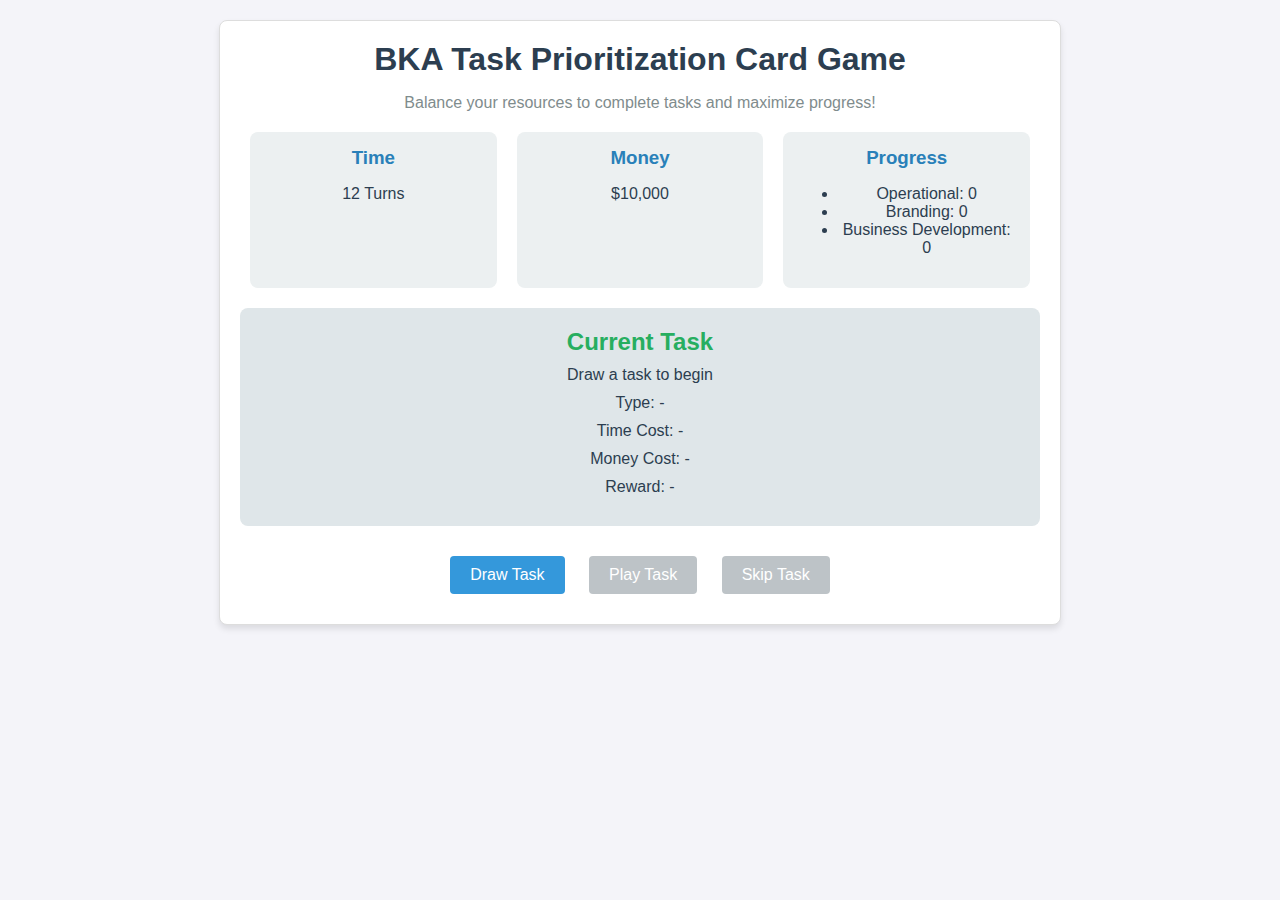
<file: bka-cards/index.html>
<!DOCTYPE html>
<html lang="en">
<head>
  <meta charset="UTF-8">
  <meta name="viewport" content="width=device-width, initial-scale=1.0">
  <title>BKA Task Prioritization Game</title>
  <link rel="stylesheet" href="styles.css">
</head>
<body>
  <div class="game-container">
    <!-- Header -->
    <header>
      <h1>BKA Task Prioritization Card Game</h1>
      <p>Balance your resources to complete tasks and maximize progress!</p>
    </header>

    <!-- Resource Tracker -->
    <div class="resources">
      <div class="resource">
        <h3>Time</h3>
        <p id="time">12 Turns</p>
      </div>
      <div class="resource">
        <h3>Money</h3>
        <p id="money">$10,000</p>
      </div>
      <div class="resource">
        <h3>Progress</h3>
        <ul>
          <li>Operational: <span id="progress-operational">0</span></li>
          <li>Branding: <span id="progress-branding">0</span></li>
          <li>Business Development: <span id="progress-business-development">0</span></li>
        </ul>
      </div>
    </div>

    <!-- Task Card -->
    <div class="task-card">
      <h2>Current Task</h2>
      <p id="task-name">Draw a task to begin</p>
      <p>Type: <span id="task-type">-</span></p>
      <p>Time Cost: <span id="task-time-cost">-</span></p>
      <p>Money Cost: <span id="task-money-cost">-</span></p>
      <p>Reward: <span id="task-reward">-</span></p>
    </div>

    <!-- Controls -->
    <div class="controls">
      <button id="draw-task" class="btn">Draw Task</button>
      <button id="play-task" class="btn" disabled>Play Task</button>
      <button id="skip-task" class="btn" disabled>Skip Task</button>
    </div>
  </div>
  <!-- Link to JavaScript File -->
  <script src="game.js"></script>
</body>
</html>
</file>
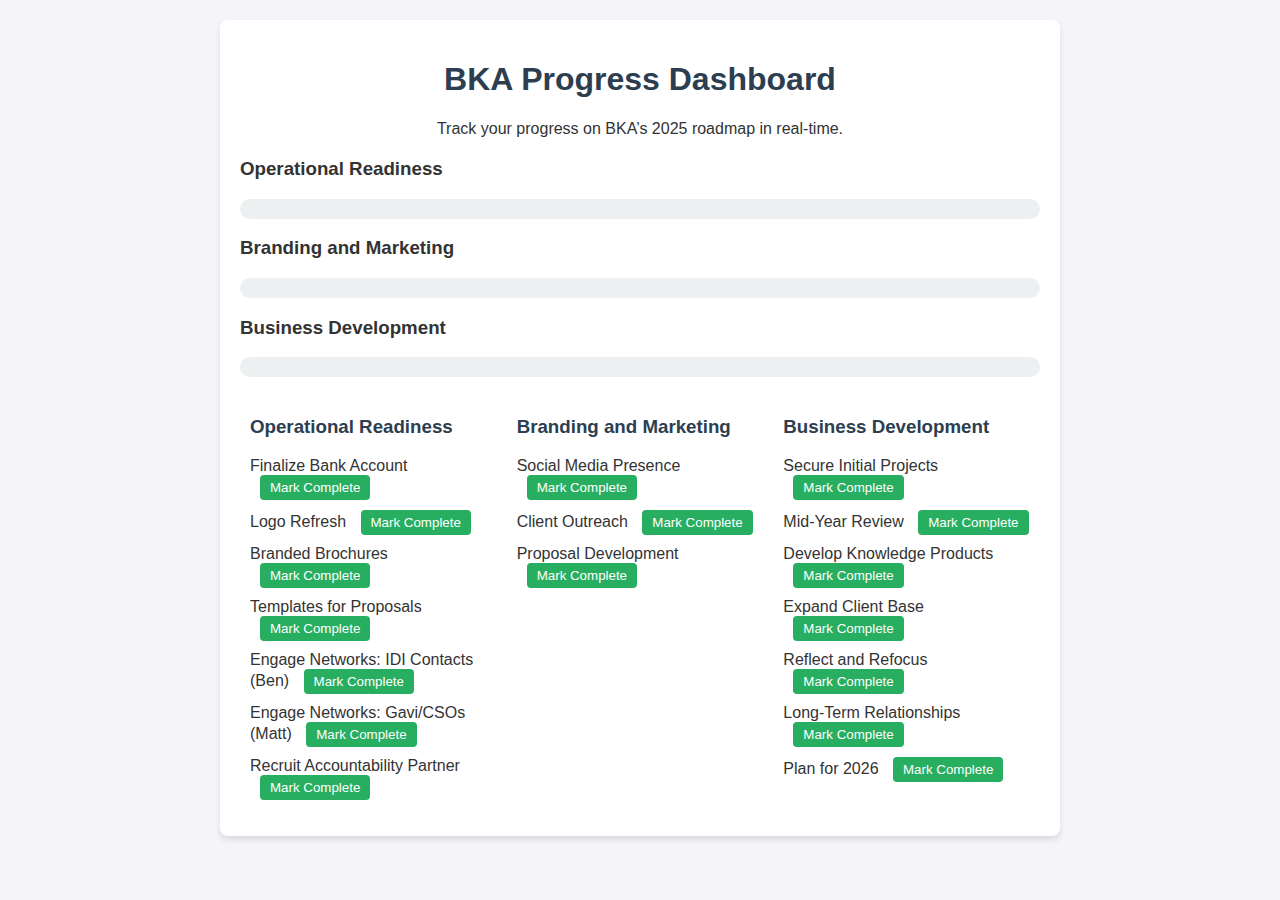
<file: bka-dashboard/index.html>
<!DOCTYPE html>
<html lang="en">
<head>
  <meta charset="UTF-8">
  <meta name="viewport" content="width=device-width, initial-scale=1.0">
  <title>BKA Progress Dashboard</title>
  <link rel="stylesheet" href="styles.css">
</head>
<body>
  <div class="dashboard-container">
    <header>
      <h1>BKA Progress Dashboard</h1>
      <p>Track your progress on BKA’s 2025 roadmap in real-time.</p>
    </header>

  <!-- Progress Bars -->
  <div class="progress-bars">
    <div class="progress-item">
      <h3>Operational Readiness</h3>
      <div class="progress-bar">
        <div id="progress-operational" class="progress-fill" style="width: 0%;"></div>
      </div>
    </div>
    <div class="progress-item">
      <h3>Branding and Marketing</h3>
      <div class="progress-bar">
        <div id="progress-branding" class="progress-fill" style="width: 0%;"></div>
      </div>
    </div>
    <div class="progress-item">
      <h3>Business Development</h3>
      <div class="progress-bar">
        <div id="progress-business" class="progress-fill" style="width: 0%;"></div>
      </div>
    </div>
  </div>

  <!-- Task Lists -->
  <div class="task-lists">
    <div class="task-list">
      <h3>Operational Readiness</h3>
      <ul id="tasks-operational">
        <li>Finalize Bank Account <button onclick="updateTask('operational', 10)">Mark Complete</button></li>
        <li>Logo Refresh <button onclick="updateTask('operational', 10)">Mark Complete</button></li>
        <li>Branded Brochures <button onclick="updateTask('operational', 10)">Mark Complete</button></li>
        <li>Templates for Proposals <button onclick="updateTask('operational', 10)">Mark Complete</button></li>
        <li>Engage Networks: IDI Contacts (Ben) <button onclick="updateTask('operational', 10)">Mark Complete</button></li>
        <li>Engage Networks: Gavi/CSOs (Matt) <button onclick="updateTask('operational', 10)">Mark Complete</button></li>
        <li>Recruit Accountability Partner <button onclick="updateTask('operational', 10)">Mark Complete</button></li>
      </ul>
    </div>
    <div class="task-list">
      <h3>Branding and Marketing</h3>
      <ul id="tasks-branding">
        <li>Social Media Presence <button onclick="updateTask('branding', 15)">Mark Complete</button></li>
        <li>Client Outreach <button onclick="updateTask('branding', 15)">Mark Complete</button></li>
        <li>Proposal Development <button onclick="updateTask('branding', 15)">Mark Complete</button></li>
      </ul>
    </div>
    <div class="task-list">
      <h3>Business Development</h3>
      <ul id="tasks-business">
        <li>Secure Initial Projects <button onclick="updateTask('business', 20)">Mark Complete</button></li>
        <li>Mid-Year Review <button onclick="updateTask('business', 10)">Mark Complete</button></li>
        <li>Develop Knowledge Products <button onclick="updateTask('business', 20)">Mark Complete</button></li>
        <li>Expand Client Base <button onclick="updateTask('business', 15)">Mark Complete</button></li>
        <li>Reflect and Refocus <button onclick="updateTask('business', 10)">Mark Complete</button></li>
        <li>Long-Term Relationships <button onclick="updateTask('business', 10)">Mark Complete</button></li>
        <li>Plan for 2026 <button onclick="updateTask('business', 10)">Mark Complete</button></li>
      </ul>
    </div>
  </div>
</div>

  <!-- Link to JavaScript -->
  <script src="game.js"></script>
</body>
</html>
</file>
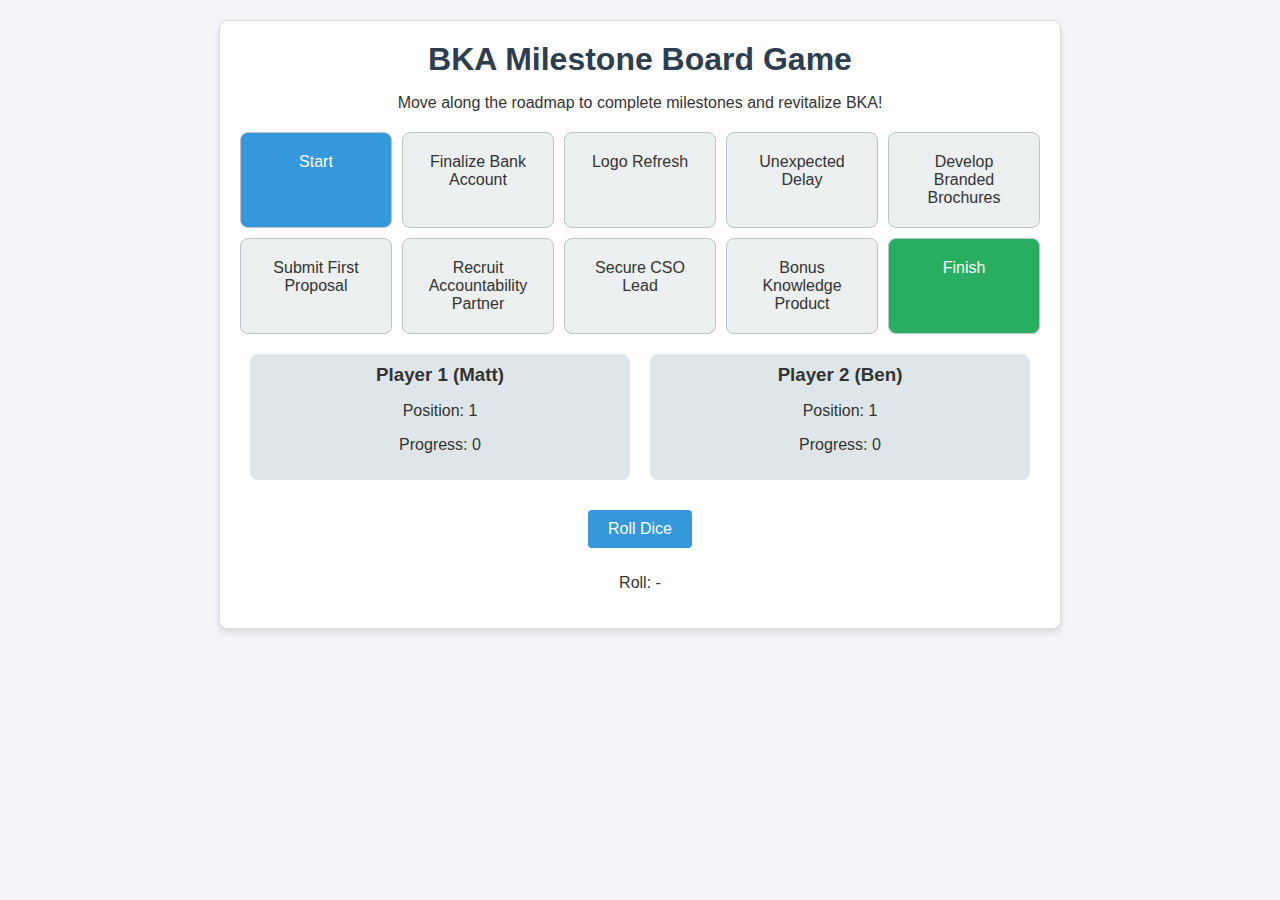
<file: bka-milestones-game/index.html>
<!DOCTYPE html>
<html lang="en">
<head>
  <meta charset="UTF-8">
  <meta name="viewport" content="width=device-width, initial-scale=1.0">
  <title>BKA Milestone Board Game</title>
  <link rel="stylesheet" href="styles.css">
</head>
<body>
  <div class="game-container">
    <!-- Header -->
    <header>
      <h1>BKA Milestone Board Game</h1>
      <p>Move along the roadmap to complete milestones and revitalize BKA!</p>
    </header>

    <!-- Game Board -->
    <div class="board">
      <div class="space" id="space-1">Start</div>
      <div class="space" id="space-2">Finalize Bank Account</div>
      <div class="space" id="space-3">Logo Refresh</div>
      <div class="space" id="space-4">Unexpected Delay</div>
      <div class="space" id="space-5">Develop Branded Brochures</div>
      <div class="space" id="space-6">Submit First Proposal</div>
      <div class="space" id="space-7">Recruit Accountability Partner</div>
      <div class="space" id="space-8">Secure CSO Lead</div>
      <div class="space" id="space-9">Bonus Knowledge Product</div>
      <div class="space" id="space-10">Finish</div>
    </div>

    <!-- Player Info -->
    <div class="players">
      <div class="player" id="player-1">
        <h3>Player 1 (Matt)</h3>
        <p>Position: <span id="player-1-position">1</span></p>
        <p>Progress: <span id="player-1-progress">0</span></p>
      </div>
      <div class="player" id="player-2">
        <h3>Player 2 (Ben)</h3>
        <p>Position: <span id="player-2-position">1</span></p>
        <p>Progress: <span id="player-2-progress">0</span></p>
      </div>
    </div>

    <!-- Controls -->
    <div class="controls">
      <button id="roll-dice" class="btn">Roll Dice</button>
      <p id="dice-result">Roll: -</p>
    </div>
  </div>

  <!-- Link to JavaScript -->
  <script src="game.js"></script>
</body>
</html>
</file>
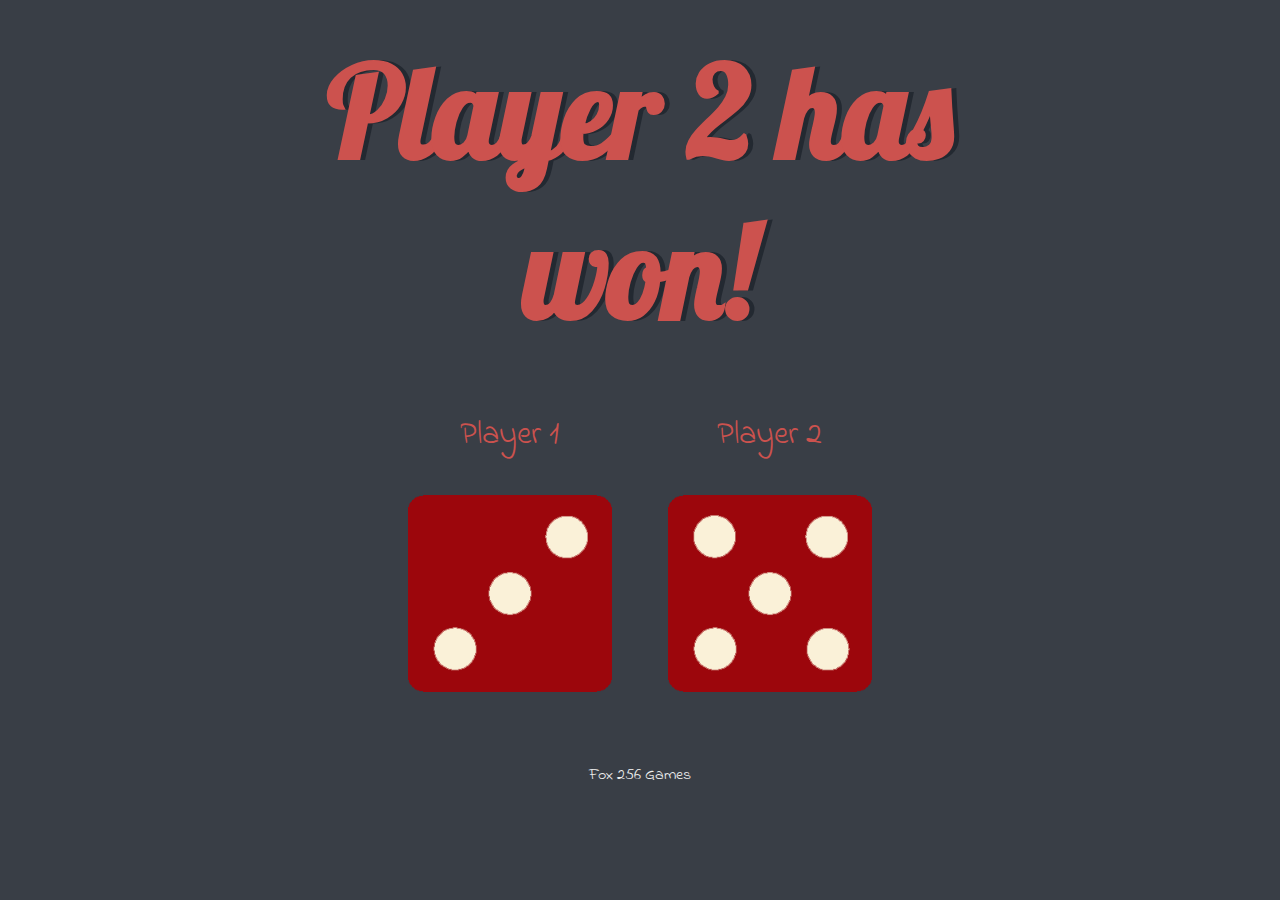
<file: dice/index.html>
<!DOCTYPE html>
<html lang="en" dir="ltr">
  <head>
    <meta charset="utf-8" />
    <title>Dicee</title>
    <link rel="stylesheet" href="styles.css" />
    <link
      href="https://fonts.googleapis.com/css?family=Indie+Flower|Lobster"
      rel="stylesheet"
    />
  </head>
  <body>
    <div class="container">
      <h1>Refresh Me to Play</h1>

      <div class="dice">
        <p>Player 1</p>
        <img class="img1" src="images/dice6.png" />
      </div>

      <div class="dice">
        <p>Player 2</p>
        <img class="img2" src="images/dice6.png" />
      </div>
    </div>
    <script type="text/javascript" src="index.js"></script>

    <footer>Fox 256 Games</footer>
  </body>
</html>
</file>
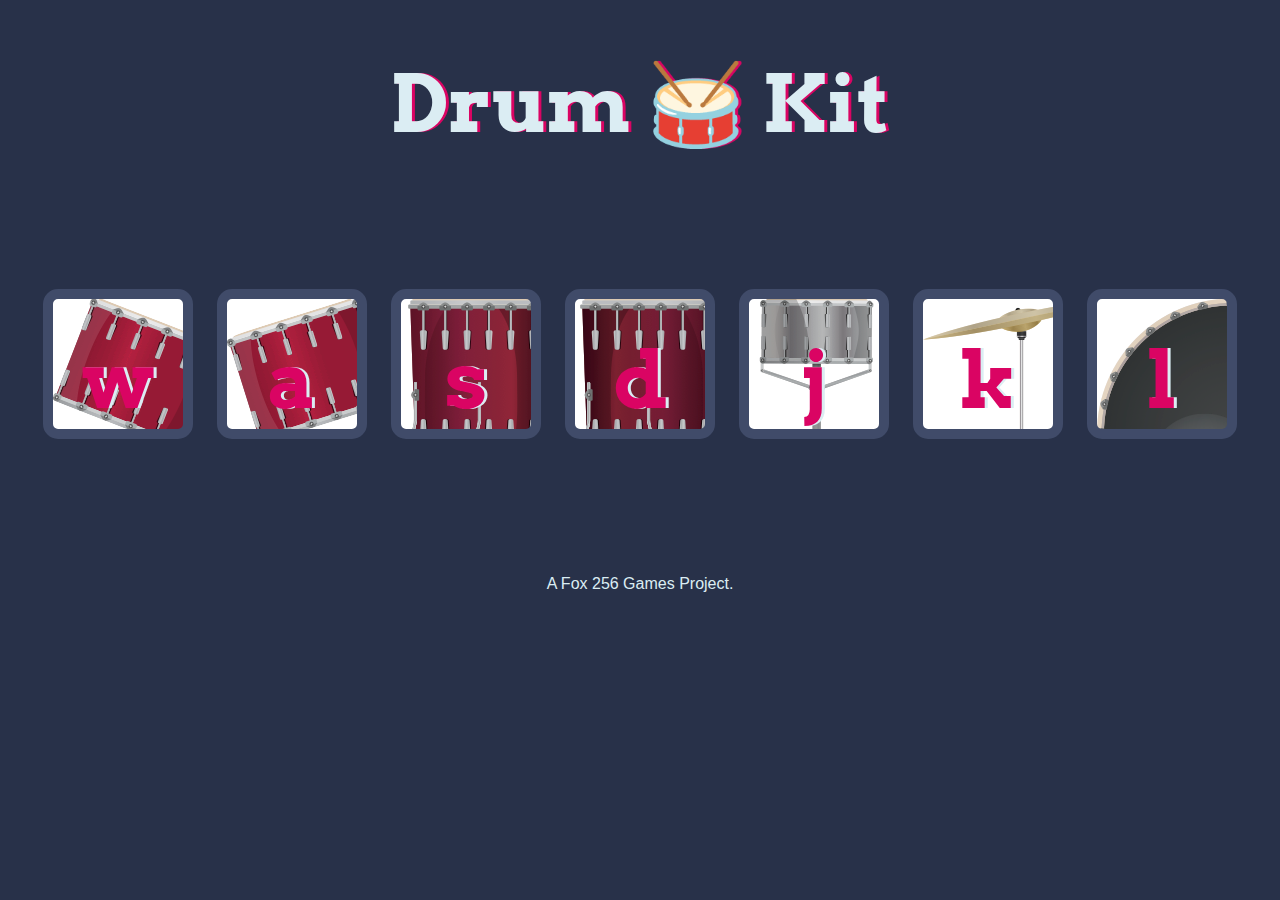
<file: drum/index.html>
<!DOCTYPE html>
<html lang="en" dir="ltr">

<head>
  <meta charset="utf-8">
  <title>Drum Kit</title>
  <link rel="stylesheet" href="styles.css">
  <link href="https://fonts.googleapis.com/css?family=Arvo" rel="stylesheet">
</head>

<body>

  <h1 id="title">Drum 🥁 Kit</h1>
  <div class="set">
    <button class="w drum">w</button>
    <button class="a drum">a</button>
    <button class="s drum">s</button>
    <button class="d drum">d</button>
    <button class="j drum">j</button>
    <button class="k drum">k</button>
    <button class="l drum">l</button>
  </div>

  <script type="text/javascript" src="index.js"></script>

  <footer>
    A Fox 256 Games Project.
  </footer>
</body>

</html>
</file>
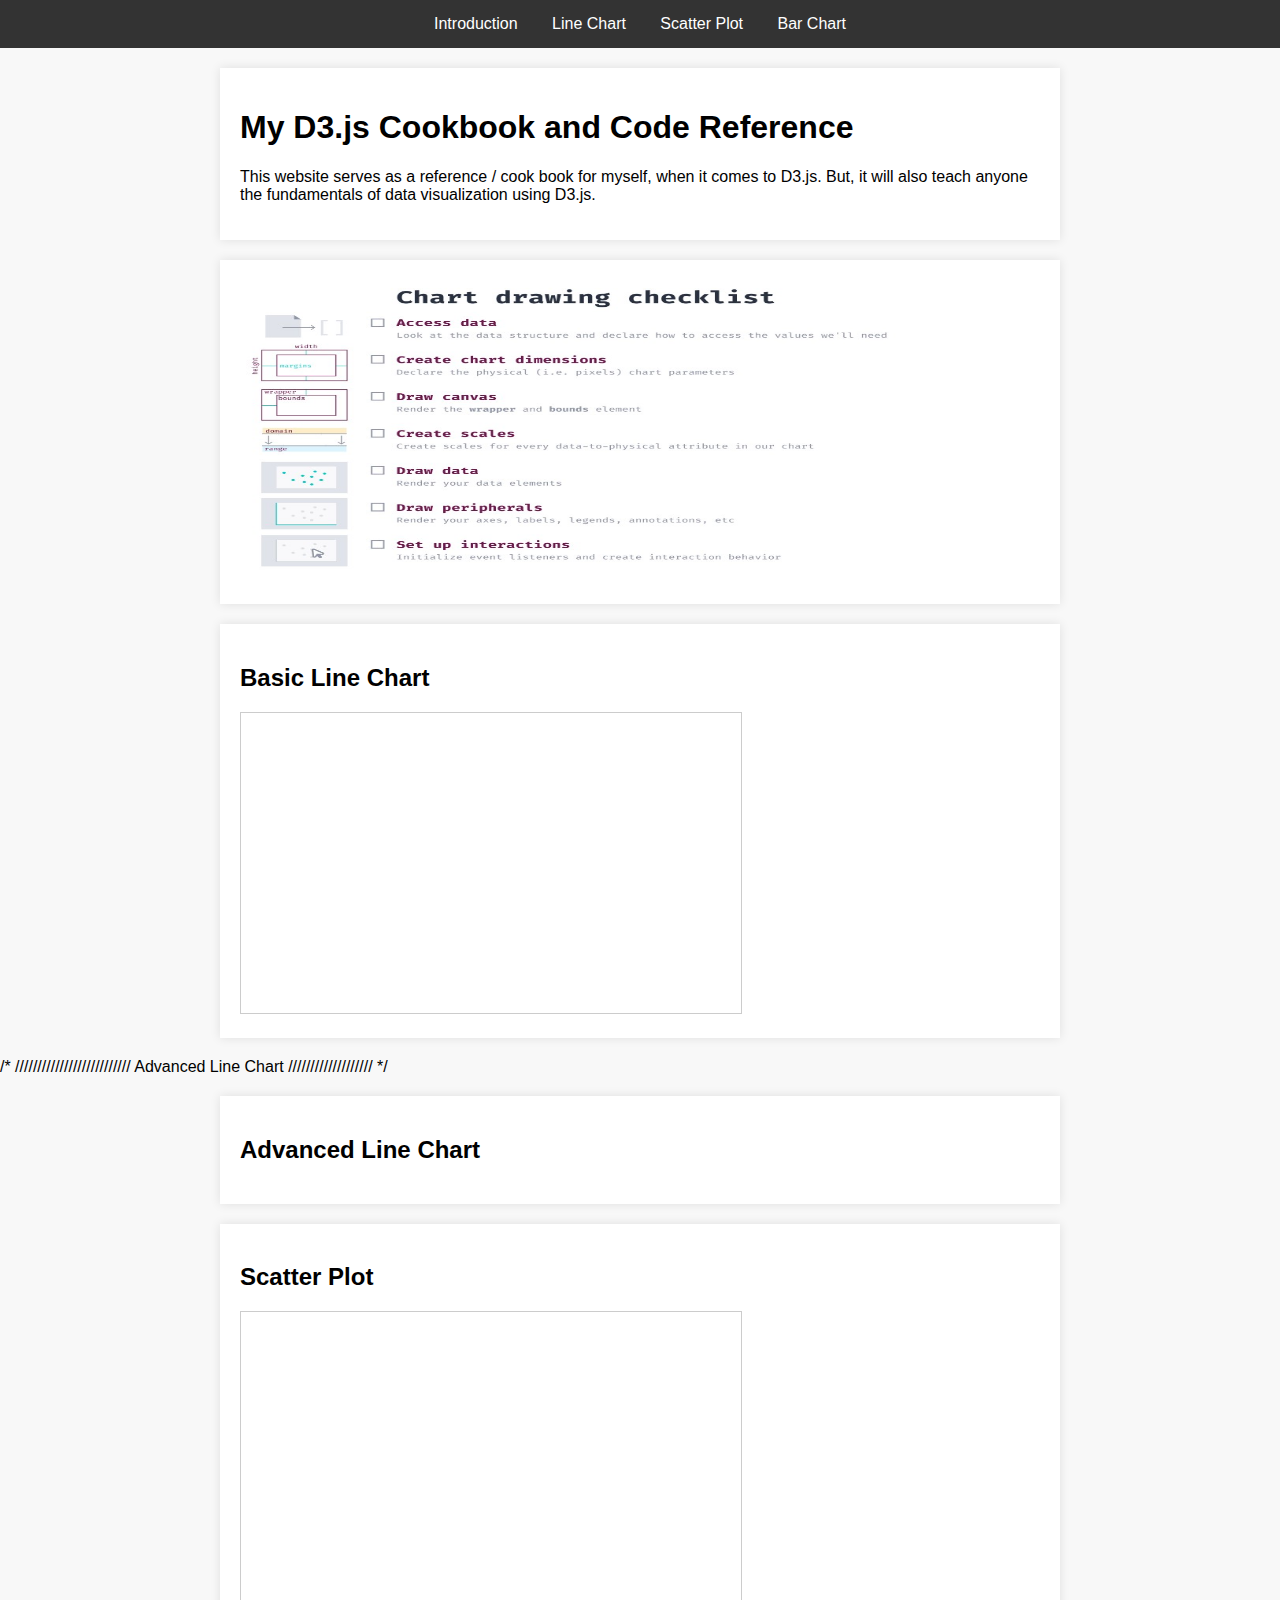
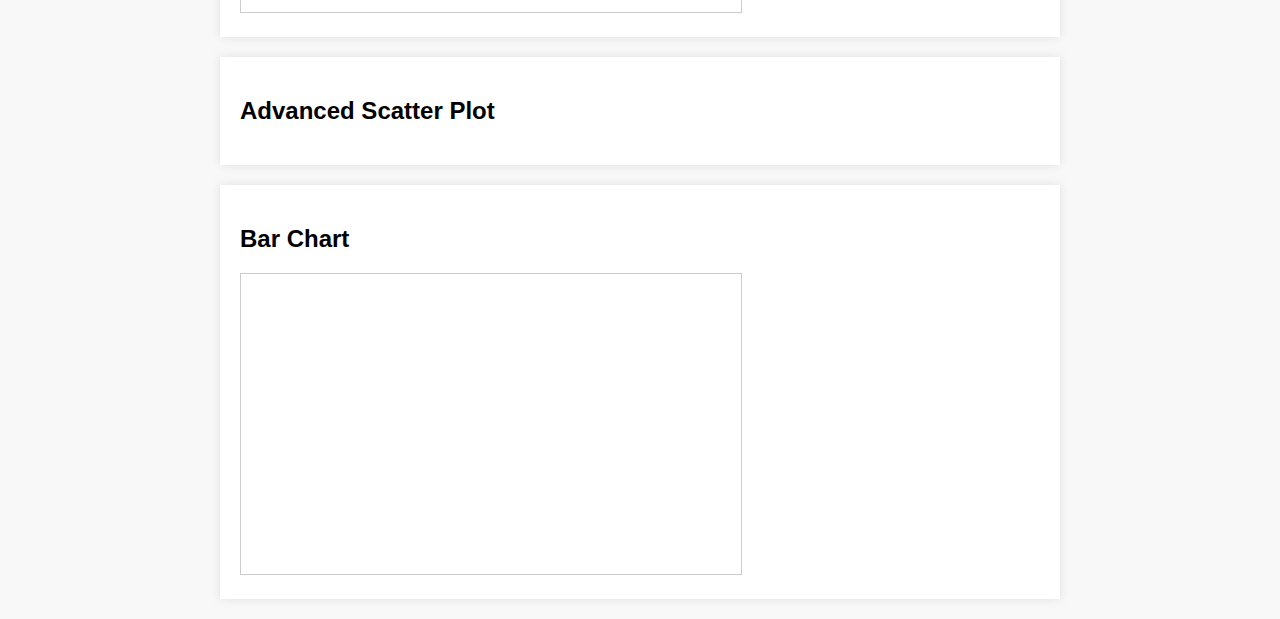
<file: d3/cook-book/index.html>
<!DOCTYPE html>
<html lang="en">
<head>
    <meta charset="UTF-8">
    <meta name="viewport" content="width=device-width, initial-scale=1.0">
    <title>D3.js Cookbook and Code Reference </title>
    <script src="https://d3js.org/d3.v7.min.js"></script>
    <style>
        body {
            font-family: Arial, sans-serif;
            margin: 0;
            padding: 0;
            background: #f8f8f8;
        }
        .navbar {
            background: #333;
            color: white;
            padding: 15px;
            text-align: center;
        }
        .navbar a {
            color: white;
            margin: 0 15px;
            text-decoration: none;
        }
        .container {
            max-width: 800px;
            margin: 20px auto;
            padding: 20px;
            background: white;
            box-shadow: 0px 0px 10px rgba(0, 0, 0, 0.1);
        }
        svg {
            border: 1px solid #ccc;
        }
    </style>
</head>
<body>
    <div class="navbar">
        <a href="#intro">Introduction</a>
        <a href="#line-chart">Line Chart</a>
        <a href="#scatter-plot">Scatter Plot</a>
        <a href="#bar-chart">Bar Chart</a>        
    </div>
    
    <div class="container" id="intro">
        <h1>My D3.js Cookbook and Code Reference</h1>
        <p>This website serves as a reference / cook book for myself, when it comes to D3.js. But, it will also teach anyone the fundamentals of data visualization using D3.js.</p>
    </div>

    <div class="container" id="intro">
        <img src="./assets/checklist.jpg" alt="Checklist image" style="width:700px; height:300px;">        
    </div>

    <div class="container" id="line-chart">
        <h2>Basic Line Chart</h2>
        <svg width="500" height="300"></svg>
        <script>
            const lineData = [10, 40, 25, 60, 30, 80, 55];
            const lineSvg = d3.select("#line-chart svg");
            const lineScale = d3.scaleLinear().domain([0, 100]).range([300, 0]);
            const line = d3.line()
                .x((d, i) => i * 70)
                .y(d => lineScale(d));
            lineSvg.append("path")
                .datum(lineData)
                .attr("fill", "none")
                .attr("stroke", "red")
                .attr("stroke-width", 2)
                .attr("d", line);
        </script>
    </div>
    /* ////////////////////////// Advanced Line Chart /////////////////// */

    <div class="container" id="wrapper">
        <h2>Advanced Line Chart</h2>      
        <script>
            async function drawLineChart() {
            // 1. Access data
            const dataset = await d3.json("./nyc_weather_data.json")

            const yAccessor = d => d.temperatureMax
            const dateParser = d3.timeParse("%Y-%m-%d")
            const xAccessor = d => dateParser(d.date)

            // 2. Create chart dimensions
            let dimensions = {
            width: 800 * 0.9,
            height: 400,
            margin: {
            top: 15,
            right: 15,
            bottom: 40,
            left: 60,
                },
            }

            dimensions.boundedWidth = dimensions.width - dimensions.margin.left - dimensions.margin.right
            dimensions.boundedHeight = dimensions.height - dimensions.margin.top - dimensions.margin.bottom

            // 3. Draw canvas

            const wrapper = d3.select("#wrapper")
                .append("svg")
                    .attr("width", dimensions.width)
                    .attr("height", dimensions.height)

            const bounds = wrapper.append("g")
                .style("transform", `translate(${
                    dimensions.margin.left
                }px, ${
                    dimensions.margin.top
                }px)`)

            // 4. Create scales

            const yScale = d3.scaleLinear()
                .domain(d3.extent(dataset, yAccessor))
                .range([dimensions.boundedHeight, 0])

            const freezingTemperaturePlacement = yScale(32)
            const freezingTemperatures = bounds.append("rect")
                .attr("x", 0)
                .attr("width", dimensions.boundedWidth)
                .attr("y", freezingTemperaturePlacement)
                .attr("height", dimensions.boundedHeight
                    - freezingTemperaturePlacement)
                .attr("fill", "#e0f3f3")

                const xScale = d3.scaleTime()
                    .domain(d3.extent(dataset, xAccessor))
                    .range([0, dimensions.boundedWidth])  
                    
            // 5. Draw data

            const lineGenerator = d3.line()
                .x(d => xScale(xAccessor(d)))
                .y(d => yScale(yAccessor(d)))

            const line = bounds.append("path")
                .attr("d", lineGenerator(dataset))
                .attr("fill", "none")
                .attr("stroke", "#af9358")
                .attr("stroke-width", 2)

            // 6. Draw peripherals

            const yAxisGenerator = d3.axisLeft()
                .scale(yScale)

            const yAxis = bounds.append("g")
            .call(yAxisGenerator)

            const xAxisGenerator = d3.axisBottom()
                .scale(xScale)

            const xAxis = bounds.append("g")
                .call(xAxisGenerator)
                .style("transform", `translateY(${
                    dimensions.boundedHeight
                }px)`)

            

            
            }/* drawLineChart() */
            
            drawLineChart()

        </script>

    </div>
    
    <div class="container" id="scatter-plot">
        <h2>Scatter Plot</h2>
        <svg width="500" height="300"></svg>
        <script>
            const scatterData = [{x: 50, y: 200}, {x: 150, y: 100}, {x: 250, y: 50}, {x: 350, y: 150}, {x: 450, y: 250}];
            const scatterSvg = d3.select("#scatter-plot svg");
            scatterSvg.selectAll("circle")
                .data(scatterData)
                .enter()
                .append("circle")
                .attr("cx", d => d.x)
                .attr("cy", d => d.y)
                .attr("r", 8)
                .attr("fill", "green");
        </script>
    </div>

    <div class="container" id="wrapper2">
        <h2>Advanced Scatter Plot</h2>       
        <script>
            async function drawScatter() {
            // 1. Access data
            const dataset = await d3.json("./nyc_weather_data.json")

            const yAccessor = d => d.temperatureMax
            const dateParser = d3.timeParse("%Y-%m-%d")
            const xAccessor = d => dateParser(d.date)

            // 2. Create chart dimensions
            let dimensions = {
            width: 800 * 0.9,
            height: 400,
            margin: {
            top: 15,
            right: 15,
            bottom: 40,
            left: 60,
                },
            }

            dimensions.boundedWidth = dimensions.width - dimensions.margin.left - dimensions.margin.right
            dimensions.boundedHeight = dimensions.height - dimensions.margin.top - dimensions.margin.bottom

            // 3. Draw canvas

            const wrapper = d3.select("#wrapper2")
                .append("svg")
                    .attr("width", dimensions.width)
                    .attr("height", dimensions.height)

            const bounds = wrapper.append("g")
                .style("transform", `translate(${
                    dimensions.margin.left
                }px, ${
                    dimensions.margin.top
                }px)`)

            // 4. Create scales


            
            }/* drawScatter() */
            
            drawScatter()

        </script>

    </div>
    
    <div class="container" id="bar-chart">
        <h2>Bar Chart</h2>
        <svg width="500" height="300"></svg>
        <script>
            const barData = [30, 80, 45, 60, 20, 90, 50];
            const svg = d3.select("#bar-chart svg");
            const barWidth = 40;
            const barSpacing = 10;
            svg.selectAll("rect")
                .data(barData)
                .enter()
                .append("rect")
                .attr("x", (d, i) => i * (barWidth + barSpacing))
                .attr("y", d => 300 - d * 3)
                .attr("width", barWidth)
                .attr("height", d => d * 3)
                .attr("fill", "blue");
        </script>
    </div>
    
    
</body>
</html>
</file>
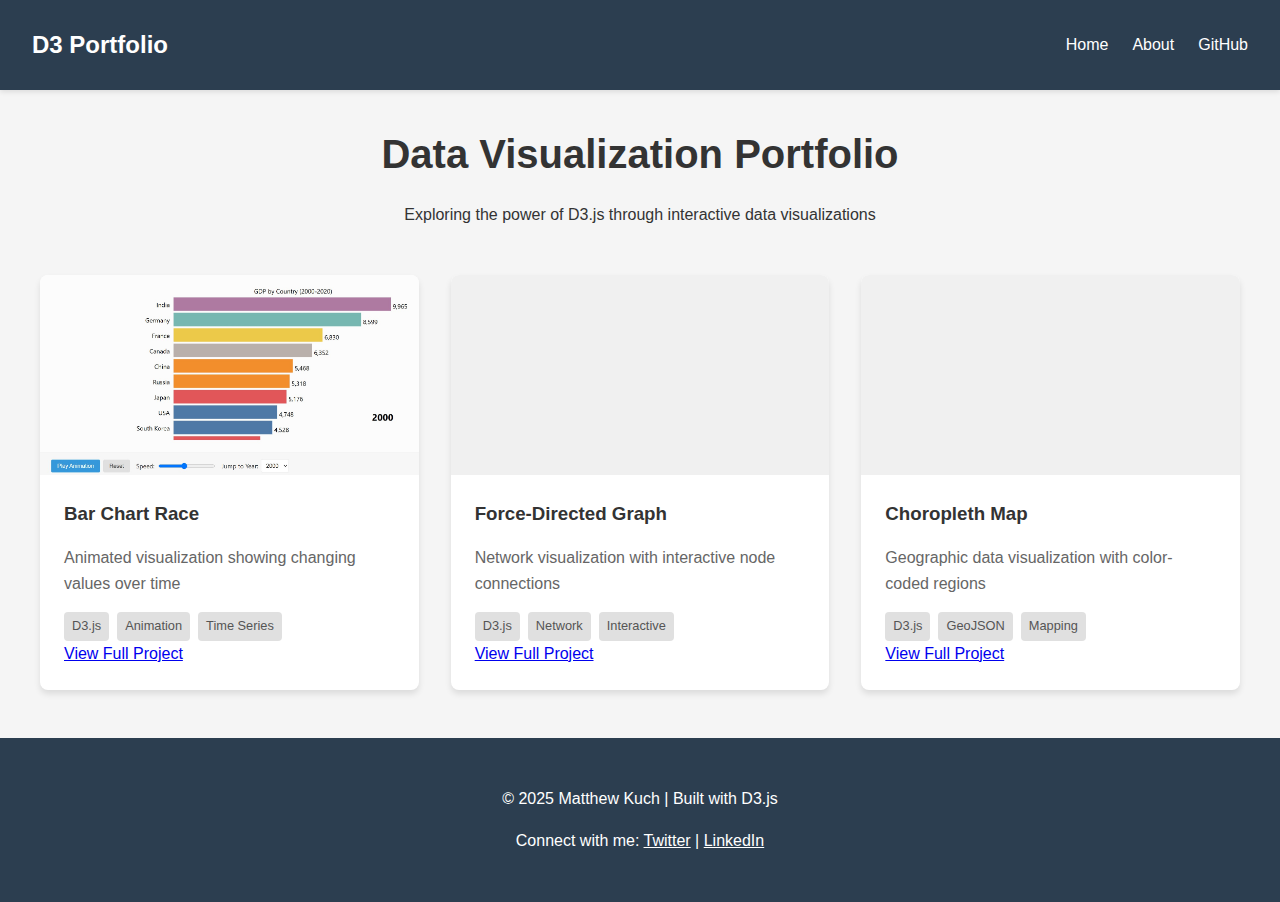
<file: d3/d3-gallery/index.html>
<!DOCTYPE html>
<html lang="en">
<head>
    <meta charset="UTF-8">
    <meta name="viewport" content="width=device-width, initial-scale=1.0">
    <title>D3.js Visualization Portfolio</title>
    <link rel="stylesheet" type="text/css" href="./styles/base.css">
	<link rel="stylesheet" type="text/css" href="">

</head>
<body>
    <header>
        <nav>
            <div class="logo">D3 Portfolio</div>
            <ul class="nav-links">
                <li><a href="index.html">Home</a></li>
                <li><a href="about.html">About</a></li>
                <li><a href="https://github.com/mattykuch" target="_blank">GitHub</a></li>
            </ul>
        </nav>
    </header>
    
    <main>
        <section class="intro">
            <h1>Data Visualization Portfolio</h1>
            <p>Exploring the power of D3.js through interactive data visualizations</p>
        </section>
        
        <section class="visualization-grid">
            <!-- Example Card 1 -->
            <article class="viz-card">
                <div class="viz-preview">
                    <img src="./assets/bar-chart-race.jpg" width="550" height="200">
                    <!-- D3 visualization will be rendered here -->
                </div>
                <div class="viz-info">
                    <h3>Bar Chart Race</h3>
                    <p>Animated visualization showing changing values over time</p>
                    <div class="viz-tags">
                        <span class="tag">D3.js</span>
                        <span class="tag">Animation</span>
                        <span class="tag">Time Series</span>
                    </div>
                    <a href="viz/bar-chart-race.html">View Full Project</a>
                </div>
            </article>
            
            <!-- Example Card 2 -->
            <article class="viz-card">
                <div class="viz-preview" id="preview-2">
                    <!-- D3 visualization will be rendered here -->
                </div>
                <div class="viz-info">
                    <h3>Force-Directed Graph</h3>
                    <p>Network visualization with interactive node connections</p>
                    <div class="viz-tags">
                        <span class="tag">D3.js</span>
                        <span class="tag">Network</span>
                        <span class="tag">Interactive</span>
                    </div>
                    <a href="viz/force-directed.html">View Full Project</a>
                </div>
            </article>
            
            <!-- Example Card 3 -->
            <article class="viz-card">
                <div class="viz-preview" id="preview-3">
                    <!-- D3 visualization will be rendered here -->
                </div>
                <div class="viz-info">
                    <h3>Choropleth Map</h3>
                    <p>Geographic data visualization with color-coded regions</p>
                    <div class="viz-tags">
                        <span class="tag">D3.js</span>
                        <span class="tag">GeoJSON</span>
                        <span class="tag">Mapping</span>
                    </div>
                    <a href="viz/choropleth.html">View Full Project</a>
                </div>
            </article>
        </section>
    </main>
    
    <footer>
        <p>© 2025 Matthew Kuch | Built with D3.js</p>
        <p>Connect with me: 
            <a href="https://twitter.com/@matthewkuch" style="color: white;">Twitter</a> | 
            <a href="https://www.linkedin.com/in/matthew-k-ab0134122/" style="color: white;">LinkedIn</a>
        </p>
    </footer>

    <!-- D3.js Library -->
    <script src="https://d3js.org/d3.v7.min.js"></script>
    
</body>
</html>
</file>
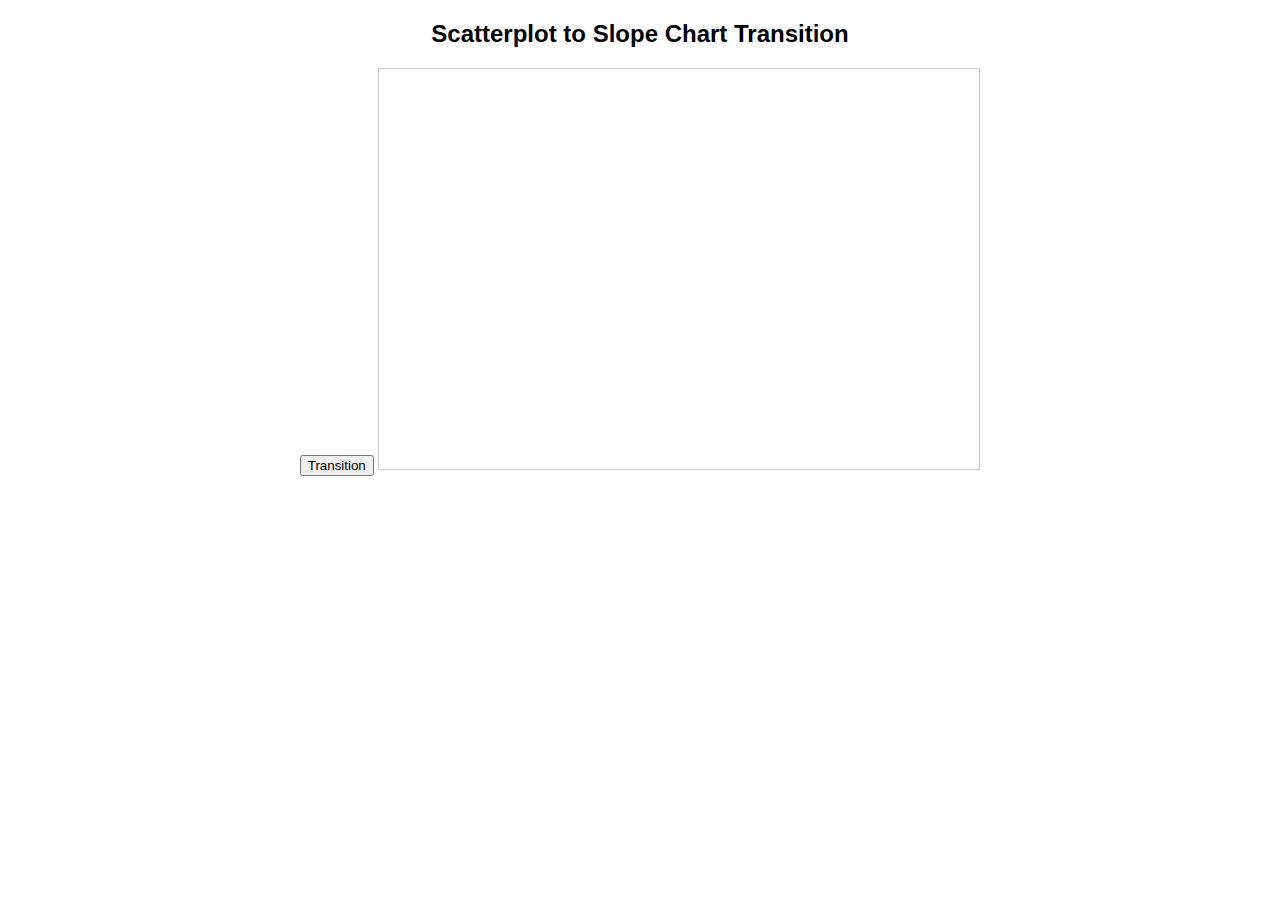
<file: d3/scatter_to_slope/index.html>
<!DOCTYPE html>
<html lang="en">
<head>
    <meta charset="UTF-8">
    <meta name="viewport" content="width=device-width, initial-scale=1.0">
    <title>Scatterplot to Slope Chart Animation</title>
    <script src="https://d3js.org/d3.v7.min.js"></script>
    <style>
        body { font-family: Arial, sans-serif; text-align: center; }
        svg { border: 1px solid #ccc; }
    </style>
</head>
<body>
    <h2>Scatterplot to Slope Chart Transition</h2>
    <button onclick="transitionToSlopeChart()">Transition</button>
    <svg width="600" height="400"></svg>
    <script src="script.js"></script>
</body>
</html>
</file>
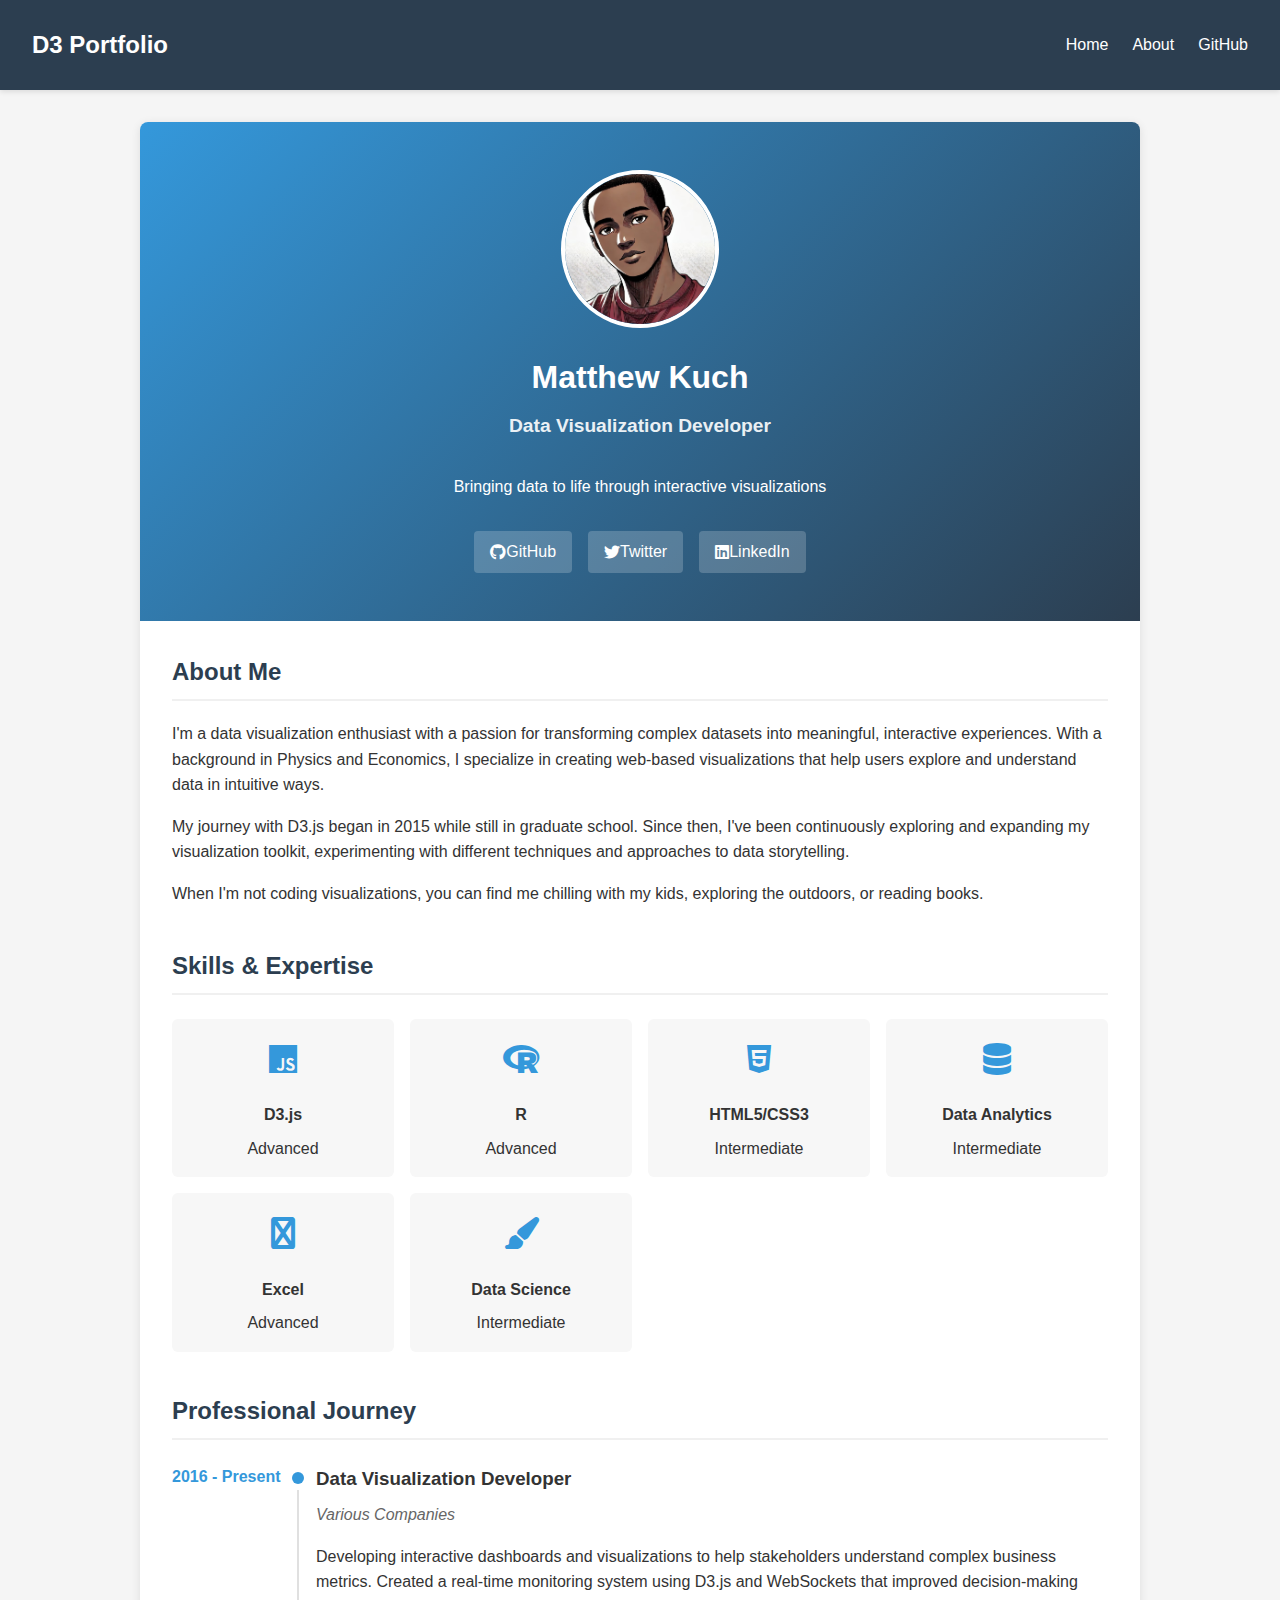
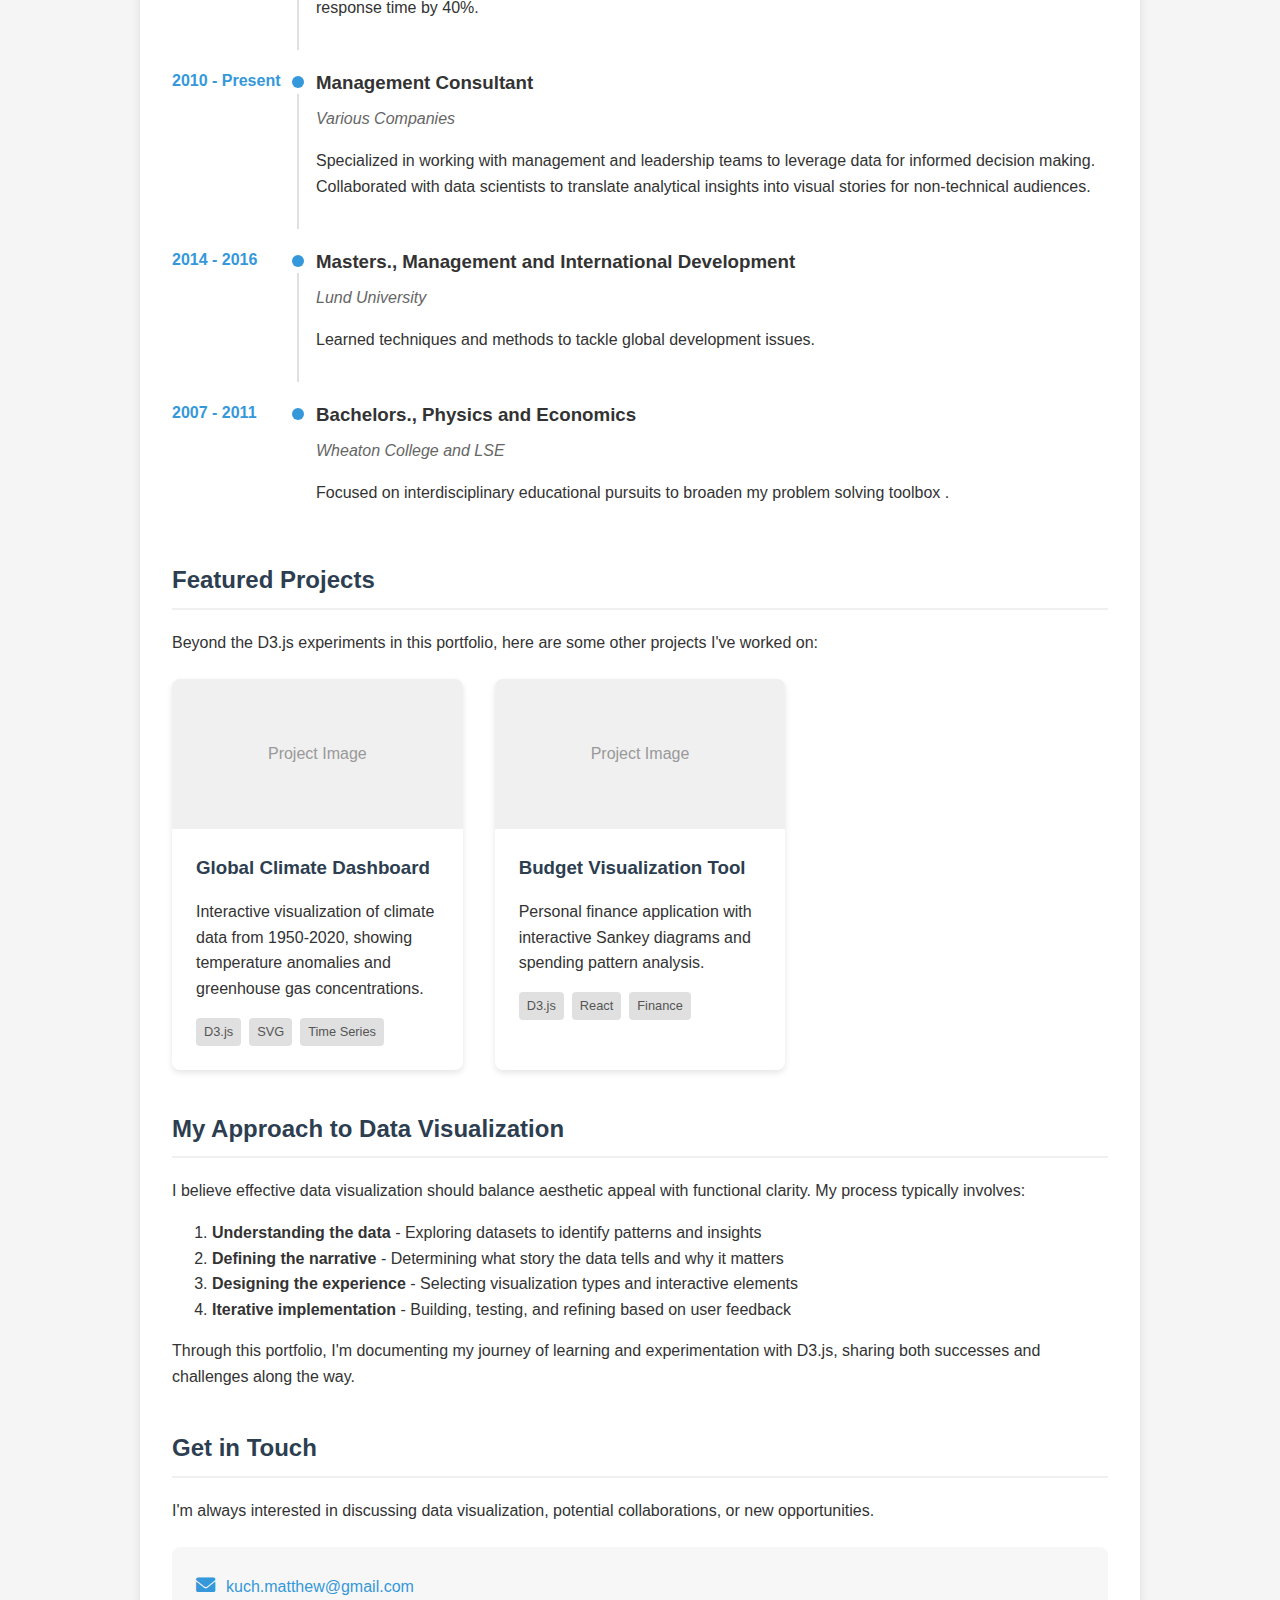
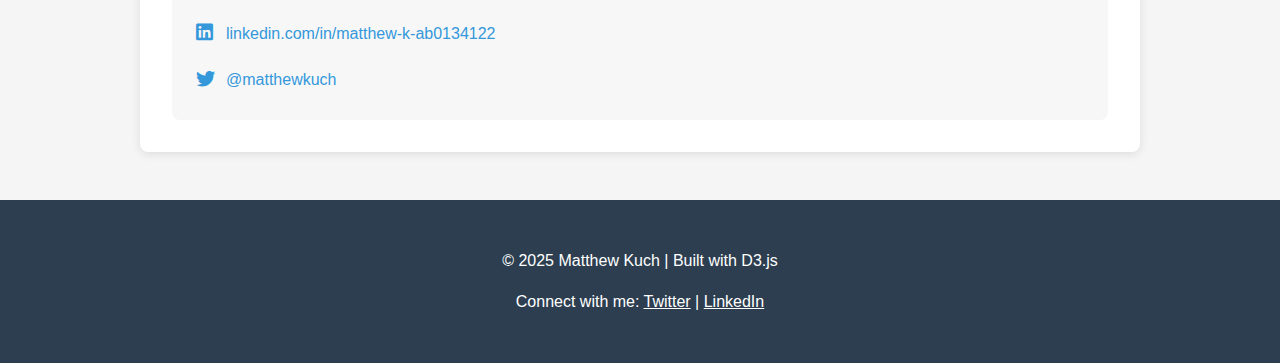
<file: d3/d3-gallery/about.html>
<!DOCTYPE html>
<html lang="en">
<head>
    <meta charset="UTF-8">
    <meta name="viewport" content="width=device-width, initial-scale=1.0">
    <title>About Me - D3.js Visualization Portfolio</title>

    <!-- CSS -->
    <link rel="stylesheet" type="text/css" href="./styles/about.css">

    <!-- Font Awesome for icons -->
    <link rel="stylesheet" href="https://cdnjs.cloudflare.com/ajax/libs/font-awesome/6.0.0/css/all.min.css">
</head>
<body>
    <header>
        <nav>
            <div class="logo">D3 Portfolio</div>
            <ul class="nav-links">
                <li><a href="index.html">Home</a></li>
                <li><a href="about.html">About</a></li>
                <li><a href="https://github.com/mattykuch" target="_blank">GitHub</a></li>
            </ul>
        </nav>
    </header>
    
    <main>
        <section class="about-container">
            <div class="profile-header">
                <img src="./assets/MeinManga.jpg" alt="Your Profile" class="profile-image">
                <h1 class="profile-name">Matthew Kuch</h1>
                <h2 class="profile-title">Data Visualization Developer</h2>
                <p>Bringing data to life through interactive visualizations</p>
                
                <div class="profile-links">
                    <a href="https://github.com/mattykuch" target="_blank">
                        <i class="fab fa-github"></i> GitHub
                    </a>
                    <a href="https://twitter.com/@matthewkuch" target="_blank">
                        <i class="fab fa-twitter"></i> Twitter
                    </a>
                    <a href="https://www.linkedin.com/in/matthew-k-ab0134122/" target="_blank">
                        <i class="fab fa-linkedin"></i> LinkedIn
                    </a>
                </div>
            </div>
            
            <div class="about-content">
                <section class="section">
                    <h2>About Me</h2>
                    <p>I'm a data visualization enthusiast with a passion for transforming complex datasets into meaningful, interactive experiences. With a background in Physics and Economics, I specialize in creating web-based visualizations that help users explore and understand data in intuitive ways.</p>
                    
                    <p>My journey with D3.js began in 2015 while still in graduate school. Since then, I've been continuously exploring and expanding my visualization toolkit, experimenting with different techniques and approaches to data storytelling.</p>
                    
                    <p>When I'm not coding visualizations, you can find me chilling with my kids, exploring the outdoors, or reading books.</p>
                </section>
                
                <section class="section">
                    <h2>Skills & Expertise</h2>
                    <div class="skills-grid">
                        <div class="skill-card">
                            <div class="skill-icon"><i class="fab fa-js"></i></div>
                            <div class="skill-name">D3.js</div>
                            <div class="skill-level">Advanced</div>
                        </div>
                        
                        <div class="skill-card">
                            <div class="skill-icon"><i class="fab fa-r-project"></i></div>
                            <div class="skill-name">R</div>
                            <div class="skill-level">Advanced</div>
                        </div>
                        
                        <div class="skill-card">
                            <div class="skill-icon"><i class="fab fa-html5"></i></div>
                            <div class="skill-name">HTML5/CSS3</div>
                            <div class="skill-level">Intermediate</div>
                        </div>
                        
                        <div class="skill-card">
                            <div class="skill-icon"><i class="fas fa-database"></i></div>
                            <div class="skill-name">Data Analytics</div>
                            <div class="skill-level">Intermediate</div>
                        </div>
                        
                        <div class="skill-card">
                            <div class="skill-icon"><i class="fab fa-file-excel"></i></div>
                            <div class="skill-name">Excel</div>
                            <div class="skill-level">Advanced</div>
                        </div>
                        
                        <div class="skill-card">
                            <div class="skill-icon"><i class="fas fa-paint-brush"></i></div>
                            <div class="skill-name">Data Science</div>
                            <div class="skill-level">Intermediate</div>
                        </div>
                    </div>
                </section>
                
                <section class="section">
                    <h2>Professional Journey</h2>
                    <div class="timeline">
                        <div class="timeline-item">
                            <div class="timeline-date">2016 - Present</div>
                            <div class="timeline-content">
                                <h3 class="timeline-title">Data Visualization Developer</h3>
                                <div class="timeline-subtitle">Various Companies </div>
                                <p>Developing interactive dashboards and visualizations to help stakeholders understand complex business metrics. Created a real-time monitoring system using D3.js and WebSockets that improved decision-making response time by 40%.</p>
                            </div>
                        </div>
                        
                        <div class="timeline-item">
                            <div class="timeline-date">2010 - Present</div>
                            <div class="timeline-content">
                                <h3 class="timeline-title">Management Consultant</h3>
                                <div class="timeline-subtitle">Various Companies</div>
                                <p>Specialized in working with management and leadership teams to leverage data for informed decision making. Collaborated with data scientists to translate analytical insights into visual stories for non-technical audiences.</p>
                            </div>
                        </div>
                        <div class="timeline-item">
                            <div class="timeline-date">2014 - 2016</div>
                            <div class="timeline-content">
                                <h3 class="timeline-title">Masters., Management and International Development</h3>
                                <div class="timeline-subtitle">Lund University</div>
                                <p>Learned techniques and methods to tackle global development issues.</p>
                            </div>
                        </div>
                        
                        <div class="timeline-item">
                            <div class="timeline-date">2007 - 2011</div>
                            <div class="timeline-content">
                                <h3 class="timeline-title">Bachelors., Physics and Economics</h3>
                                <div class="timeline-subtitle">Wheaton College and LSE</div>
                                <p>Focused on interdisciplinary educational pursuits to broaden my problem solving toolbox .</p>
                            </div>
                        </div>
                    </div>
                </section>
                
                <section class="section">
                    <h2>Featured Projects</h2>
                    <p>Beyond the D3.js experiments in this portfolio, here are some other projects I've worked on:</p>
                    
                    <div class="projects-grid">
                        <div class="project-card">
                            <div class="project-image">
                                <!-- You can replace this with actual project images -->
                                <span>Project Image</span>
                            </div>
                            <div class="project-info">
                                <h3 class="project-title">Global Climate Dashboard</h3>
                                <p>Interactive visualization of climate data from 1950-2020, showing temperature anomalies and greenhouse gas concentrations.</p>
                                <div class="project-tags">
                                    <span class="tag">D3.js</span>
                                    <span class="tag">SVG</span>
                                    <span class="tag">Time Series</span>
                                </div>
                            </div>
                        </div>
                        
                        <div class="project-card">
                            <div class="project-image">
                                <span>Project Image</span>
                            </div>
                            <div class="project-info">
                                <h3 class="project-title">Budget Visualization Tool</h3>
                                <p>Personal finance application with interactive Sankey diagrams and spending pattern analysis.</p>
                                <div class="project-tags">
                                    <span class="tag">D3.js</span>
                                    <span class="tag">React</span>
                                    <span class="tag">Finance</span>
                                </div>
                            </div>
                        </div>
                    </div>
                </section>
                
                <section class="section">
                    <h2>My Approach to Data Visualization</h2>
                    <p>I believe effective data visualization should balance aesthetic appeal with functional clarity. My process typically involves:</p>
                    <ol>
                        <li><strong>Understanding the data</strong> - Exploring datasets to identify patterns and insights</li>
                        <li><strong>Defining the narrative</strong> - Determining what story the data tells and why it matters</li>
                        <li><strong>Designing the experience</strong> - Selecting visualization types and interactive elements</li>
                        <li><strong>Iterative implementation</strong> - Building, testing, and refining based on user feedback</li>
                    </ol>
                    <p>Through this portfolio, I'm documenting my journey of learning and experimentation with D3.js, sharing both successes and challenges along the way.</p>
                </section>
                
                <section class="section">
                    <h2>Get in Touch</h2>
                    <p>I'm always interested in discussing data visualization, potential collaborations, or new opportunities.</p>
                    
                    <div class="contact-info">
                        <div class="contact-method">
                            <div class="contact-icon"><i class="fas fa-envelope"></i></div>
                            <div><a href="mailto:kuch.matthew@gmail.com" class="contact-link">kuch.matthew@gmail.com</a></div>
                        </div>
                        
                        <div class="contact-method">
                            <div class="contact-icon"><i class="fab fa-linkedin"></i></div>
                            <div><a href="https://www.linkedin.com/in/matthew-k-ab0134122/" target="_blank" class="contact-link">linkedin.com/in/matthew-k-ab0134122</a></div>
                        </div>
                        
                        <div class="contact-method">
                            <div class="contact-icon"><i class="fab fa-twitter"></i></div>
                            <div><a href="https://twitter.com/@matthewkuch" target="_blank" class="contact-link">@matthewkuch</a></div>
                        </div>
                    </div>
                </section>
            </div>
        </section>
    </main>
    
    <footer>
        <p>© 2025 Matthew Kuch | Built with D3.js</p>
        <p>Connect with me: 
            <a href="https://twitter.com/@matthewkuch" style="color: white;">Twitter</a> | 
            <a href="https://linkedin.com/in/matthew-k-ab0134122" style="color: white;">LinkedIn</a>
        </p>
    </footer>
</body>
</html>
</file>
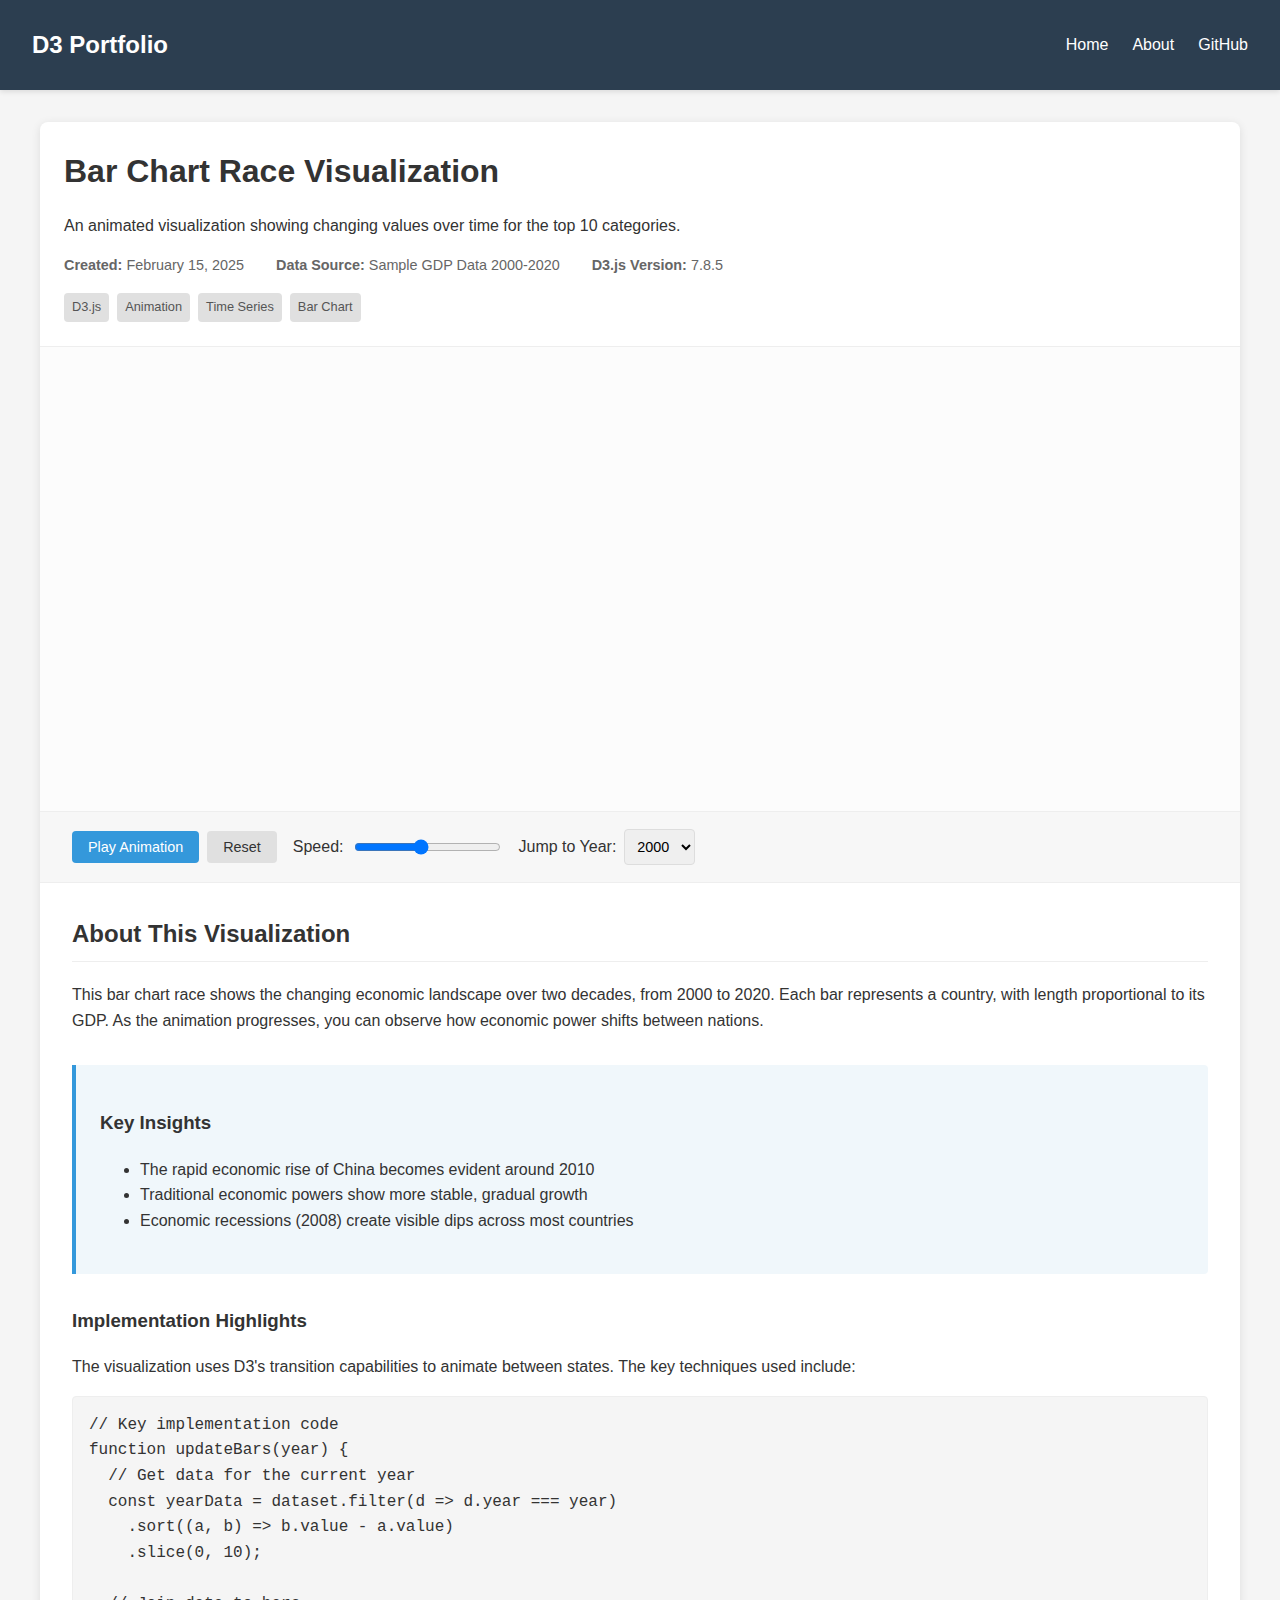
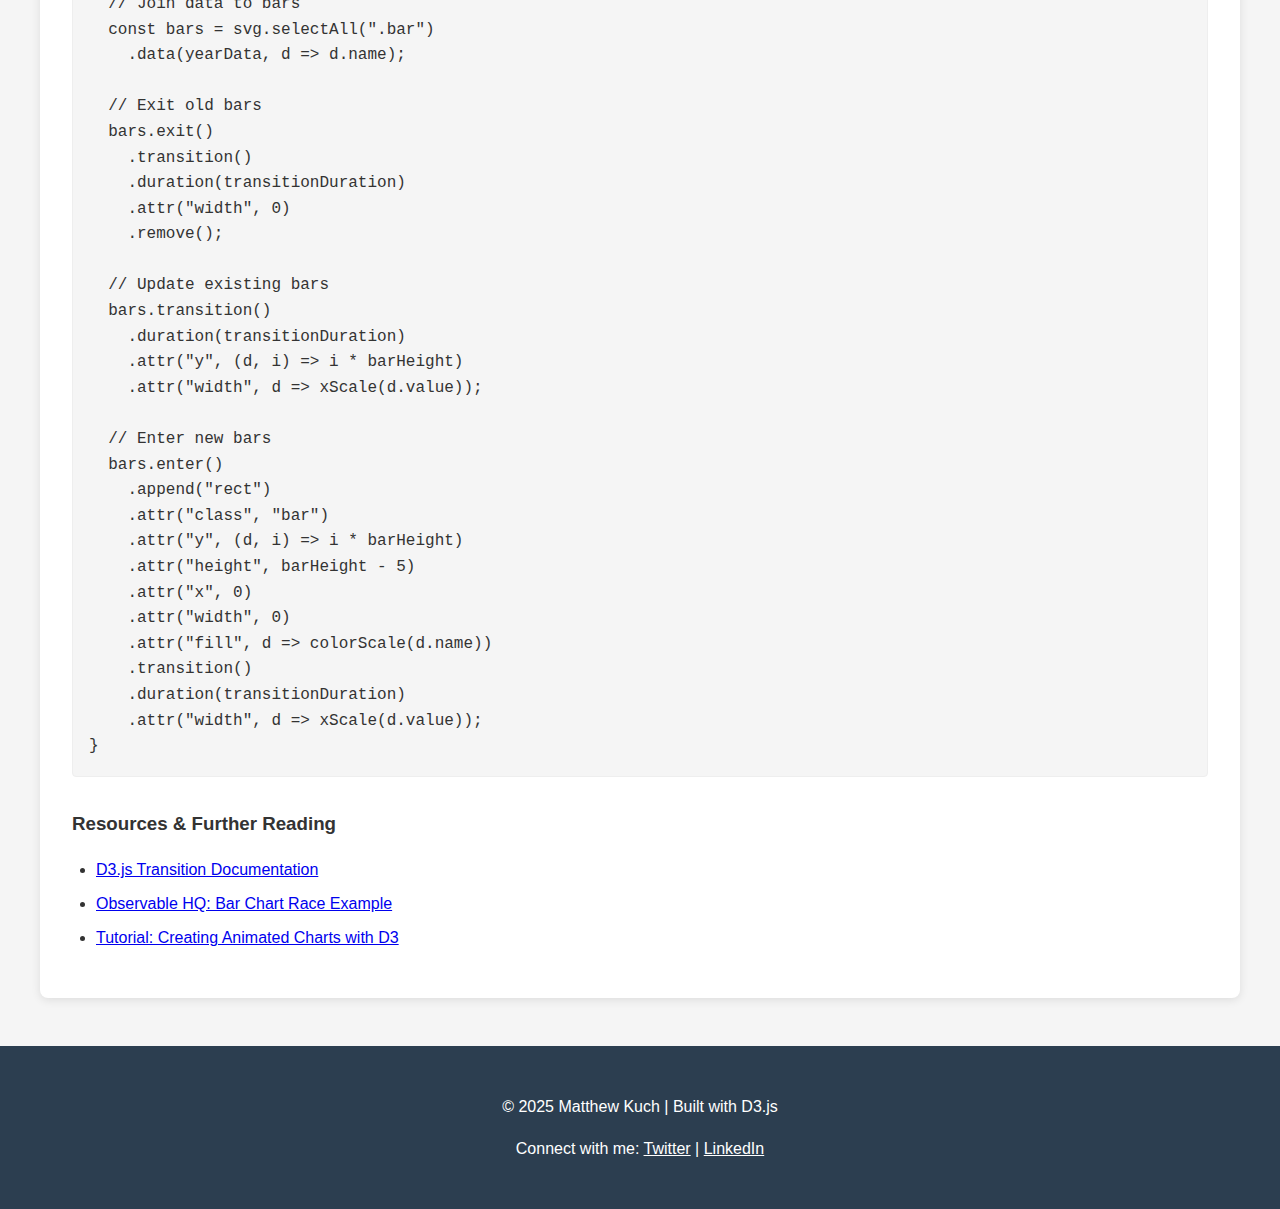
<file: d3/d3-gallery/viz/bar-chart-race.html>
<!DOCTYPE html>
<html lang="en">
<head>
    <meta charset="UTF-8">
    <meta name="viewport" content="width=device-width, initial-scale=1.0">
    <title>Bar Chart Race - D3.js Visualization</title>

    <link rel="stylesheet" type="text/css" href="../styles/bar-chart-race.css">

</head>
<body>
    <header>
        <nav>
            <div class="logo">D3 Portfolio</div>
            <ul class="nav-links">
                <li><a href="../index.html">Home</a></li>
                <li><a href="../about.html">About</a></li>
                <li><a href="https://github.com/mattykuch" target="_blank">GitHub</a></li>
            </ul>
        </nav>
    </header>
    
    <main>
        <section class="viz-container">
            <div class="viz-header">
                <h1>Bar Chart Race Visualization</h1>
                <p>An animated visualization showing changing values over time for the top 10 categories.</p>
                
                <div class="metadata">
                    <div><strong>Created:</strong> February 15, 2025</div>
                    <div><strong>Data Source:</strong> Sample GDP Data 2000-2020</div>
                    <div><strong>D3.js Version:</strong> 7.8.5</div>
                </div>
                
                <div class="tags">
                    <span class="tag">D3.js</span>
                    <span class="tag">Animation</span>
                    <span class="tag">Time Series</span>
                    <span class="tag">Bar Chart</span>
                </div>
            </div>
            
            <div class="viz-display" id="visualization">
                <!-- D3 visualization will render here -->
            </div>
            
            <div class="viz-controls">
                <div class="control-group">
                    <button id="play-btn">Play Animation</button>
                    <button id="reset-btn" class="secondary">Reset</button>
                </div>
                
                <div class="control-group">
                    <label for="speed">Speed:</label>
                    <input type="range" id="speed" min="1" max="10" value="5">
                </div>
                
                <div class="control-group">
                    <label for="year-select">Jump to Year:</label>
                    <select id="year-select">
                        <option value="2000">2000</option>
                        <option value="2005">2005</option>
                        <option value="2010">2010</option>
                        <option value="2015">2015</option>
                        <option value="2020">2020</option>
                    </select>
                </div>
            </div>
            
            <div class="viz-description">
                <h2>About This Visualization</h2>
                <p>This bar chart race shows the changing economic landscape over two decades, from 2000 to 2020. Each bar represents a country, with length proportional to its GDP. As the animation progresses, you can observe how economic power shifts between nations.</p>
                
                <div class="insights">
                    <h3>Key Insights</h3>
                    <ul>
                        <li>The rapid economic rise of China becomes evident around 2010</li>
                        <li>Traditional economic powers show more stable, gradual growth</li>
                        <li>Economic recessions (2008) create visible dips across most countries</li>
                    </ul>
                </div>
                
                <div class="code-section">
                    <h3>Implementation Highlights</h3>
                    <p>The visualization uses D3's transition capabilities to animate between states. The key techniques used include:</p>
                    
                    <pre><code>// Key implementation code
function updateBars(year) {
  // Get data for the current year
  const yearData = dataset.filter(d => d.year === year)
    .sort((a, b) => b.value - a.value)
    .slice(0, 10);
    
  // Join data to bars
  const bars = svg.selectAll(".bar")
    .data(yearData, d => d.name);
    
  // Exit old bars
  bars.exit()
    .transition()
    .duration(transitionDuration)
    .attr("width", 0)
    .remove();
    
  // Update existing bars
  bars.transition()
    .duration(transitionDuration)
    .attr("y", (d, i) => i * barHeight)
    .attr("width", d => xScale(d.value));
    
  // Enter new bars
  bars.enter()
    .append("rect")
    .attr("class", "bar")
    .attr("y", (d, i) => i * barHeight)
    .attr("height", barHeight - 5)
    .attr("x", 0)
    .attr("width", 0)
    .attr("fill", d => colorScale(d.name))
    .transition()
    .duration(transitionDuration)
    .attr("width", d => xScale(d.value));
}</code></pre>
                </div>
                
                <div class="resources">
                    <h3>Resources & Further Reading</h3>
                    <ul>
                        <li><a href="https://github.com/d3/d3/blob/main/API.md#transitions-d3-transition" target="_blank">D3.js Transition Documentation</a></li>
                        <li><a href="https://observablehq.com/@d3/bar-chart-race" target="_blank">Observable HQ: Bar Chart Race Example</a></li>
                        <li><a href="https://www.youtube.com/watch?v=BpkiS0lBqsE" target="_blank">Tutorial: Creating Animated Charts with D3</a></li>
                    </ul>
                </div>
            </div>
        </section>
    </main>
    
    <footer>
        <p>© 2025 Matthew Kuch | Built with D3.js</p>
        <p>Connect with me: 
            <a href="https://twitter.com/yourusername" style="color: white;">Twitter</a> | 
            <a href="https://linkedin.com/in/yourusername" style="color: white;">LinkedIn</a>
        </p>
    </footer>

    <!-- JS Libraries / Code -->
    <script src="https://d3js.org/d3.v7.min.js"></script>
    <script src="../scripts/bar-chart-race.js"></script>
    
</body>
</html>
</file>
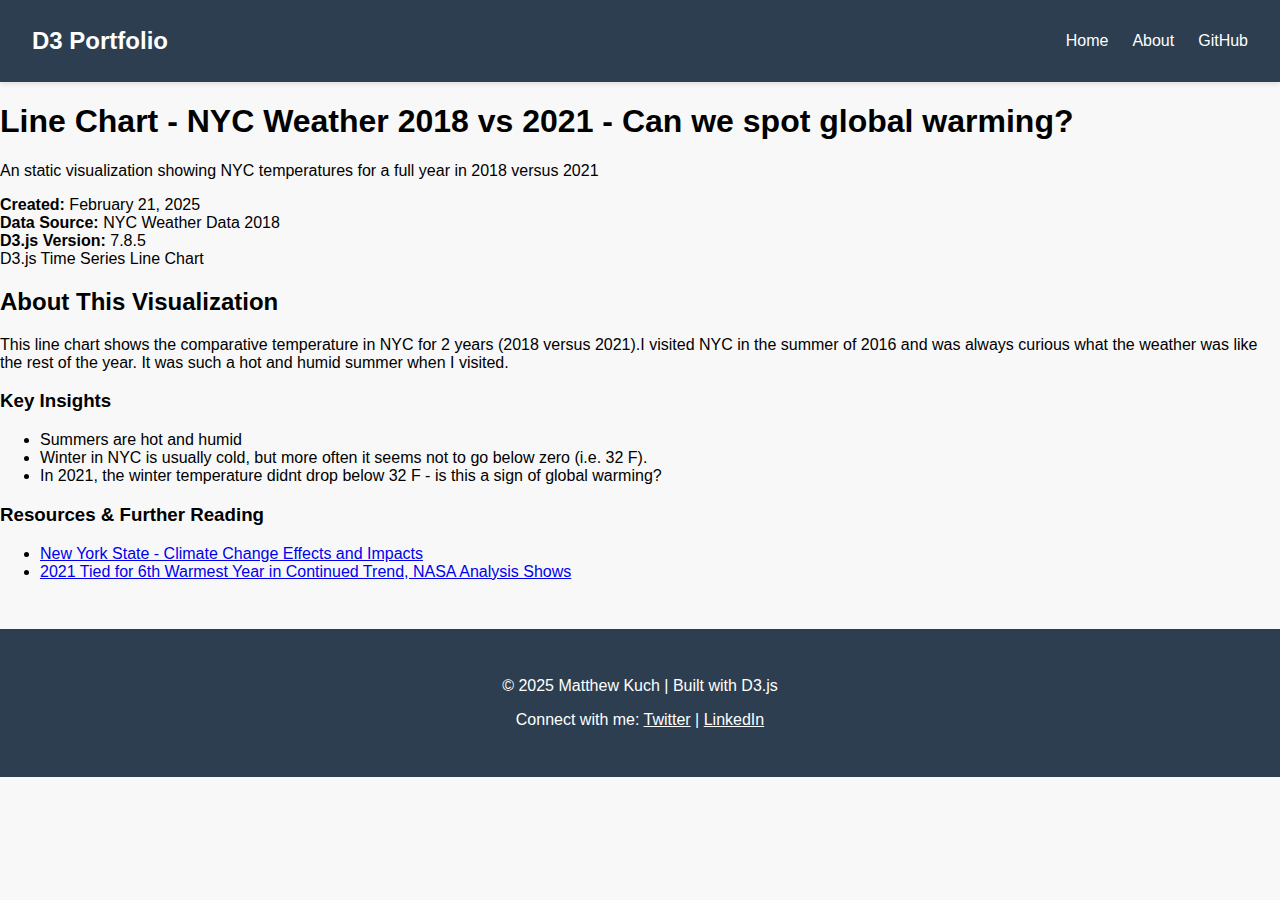
<file: d3/d3-gallery/viz/line-chart.html>
<!DOCTYPE html>
<html lang="en">
<head>
    <meta charset="UTF-8">
    <meta name="viewport" content="width=device-width, initial-scale=1.0">
    <title>D3 Line Chart</title>

    <link rel="stylesheet" type="text/css" href="../styles/line-chart.css">
</head>
<body>
    <header>
        <nav>
            <div class="logo">D3 Portfolio</div>
            <ul class="nav-links">
                <li><a href="../index.html">Home</a></li>
                <li><a href="../about.html">About</a></li>
                <li><a href="https://github.com/mattykuch" target="_blank">GitHub</a></li>
            </ul>
        </nav>
    </header>

    <section class="viz-container">
        <div class="viz-header">
            <h1>Line Chart - NYC Weather 2018 vs 2021 - Can we spot global warming?</h1>
            <p>An static visualization showing NYC temperatures for a full year in 2018 versus 2021</p>
            
            <div class="metadata">
                <div><strong>Created:</strong> February 21, 2025</div>
                <div><strong>Data Source:</strong> NYC Weather Data 2018</div>
                <div><strong>D3.js Version:</strong> 7.8.5</div>
            </div>
            
            <div class="tags">
                <span class="tag">D3.js</span>              
                <span class="tag">Time Series</span>
                <span class="tag">Line Chart</span>
            </div>
        </div>
        
        <div class="viz-display" id="line-chart-1">
            <!-- 1st line chart will render here -->
        </div>
        <div class="viz-display" id="line-chart-2">
            <!-- 2nd line chart will render here -->
        </div>

        <div class="viz-description">
            <h2>About This Visualization</h2>
            <p>This line chart shows the comparative temperature in NYC for 2 years (2018 versus 2021).I visited NYC in the summer of 2016 and was always curious what the weather was like the rest of the year. It was such a hot and humid summer when I visited.</p>
            
            <div class="insights">
                <h3>Key Insights</h3>
                <ul>
                    <li>Summers are hot and humid</li>
                    <li>Winter in NYC is usually cold, but more often it seems not to go below zero (i.e. 32 F).</li>
                    <li>In 2021, the winter temperature didnt drop below 32 F - is this a sign of global warming?</li>                    
                </ul>
            </div>

            <div class="resources">
                <h3>Resources & Further Reading</h3>
                <ul>
                    <li><a href="https://dec.ny.gov/environmental-protection/climate-change/effects-impacts#:~:text=Over%20the%20last%20century%2C%20average,three%20times%20faster%20than%20summers." target="_blank">New York State - Climate Change Effects and Impacts</a></li>
                    <li><a href="https://climate.nasa.gov/news/3140/2021-tied-for-6th-warmest-year-in-continued-trend-nasa-analysis-shows/" target="_blank">2021 Tied for 6th Warmest Year in Continued Trend, NASA Analysis Shows</a></li>
                </ul>
            </div>

    </section>

    
</body>

<footer>
    <p>© 2025 Matthew Kuch | Built with D3.js</p>
    <p>Connect with me: 
        <a href="https://twitter.com/matthewkuch" style="color: white;">Twitter</a> | 
        <a href="https://linkedin.com/in/matthew-k-ab0134122" style="color: white;">LinkedIn</a>
    </p>
</footer>

<!-- JS Libraries / Code -->
<script src="https://d3js.org/d3.v7.min.js"></script>
<script src="../scripts/line-chart-nyc-2018.js"></script>
<script src="../scripts/line-chart-nyc-2021.js"></script>

</html>
</file>
<file: bka-cards/styles.css>
/* General Styles */
body {
    font-family: Arial, sans-serif;
    margin: 0;
    padding: 0;
    background-color: #f4f4f9;
    color: #333;
  }
  
  h1, h2, h3 {
    margin: 0;
  }
  
  .game-container {
    max-width: 800px;
    margin: 20px auto;
    padding: 20px;
    background: #ffffff;
    border: 1px solid #ddd;
    border-radius: 8px;
    box-shadow: 0 4px 6px rgba(0, 0, 0, 0.1);
  }
  
  /* Header */
  header {
    text-align: center;
    margin-bottom: 20px;
  }
  
  header h1 {
    color: #2c3e50;
  }
  
  header p {
    color: #7f8c8d;
  }
  
  /* Resource Tracker */
  .resources {
    display: flex;
    justify-content: space-between;
    margin-bottom: 20px;
  }
  
  .resource {
    background: #ecf0f1;
    padding: 15px;
    text-align: center;
    border-radius: 8px;
    flex: 1;
    margin: 0 10px;
  }
  
  .resource h3 {
    color: #2980b9;
  }
  
  .resource p, .resource ul {
    color: #2c3e50;
  }
  
  /* Task Card */
  .task-card {
    background: #dfe6e9;
    padding: 20px;
    border-radius: 8px;
    margin-bottom: 20px;
    text-align: center;
  }
  
  .task-card h2 {
    color: #27ae60;
  }
  
  .task-card p {
    margin: 10px 0;
    color: #2c3e50;
  }
  
  /* Controls */
  .controls {
    text-align: center;
  }
  
  .btn {
    padding: 10px 20px;
    margin: 10px;
    font-size: 16px;
    color: #fff;
    background: #3498db;
    border: none;
    border-radius: 4px;
    cursor: pointer;
    transition: background 0.3s;
  }
  
  .btn:hover {
    background: #2980b9;
  }
  
  .btn:disabled {
    background: #bdc3c7;
    cursor: not-allowed;
  }
</file>
<file: bka-dashboard/styles.css>
/* General Styles */
body {
  font-family: Arial, sans-serif;
  margin: 0;
  padding: 0;
  background-color: #f4f4f9;
  color: #333;
}

.dashboard-container {
  max-width: 800px;
  margin: 20px auto;
  padding: 20px;
  background: #ffffff;
  border-radius: 8px;
  box-shadow: 0 4px 6px rgba(0, 0, 0, 0.1);
}

/* Header */
header {
  text-align: center;
  margin-bottom: 20px;
}

header h1 {
  color: #2c3e50;
}

/* Progress Bars */
.progress-bars {
  margin-bottom: 20px;
}

.progress-item {
  margin-bottom: 15px;
}

.progress-bar {
  width: 100%;
  height: 20px;
  background: #ecf0f1;
  border-radius: 10px;
  overflow: hidden;
}

.progress-fill {
  height: 100%;
  background: #3498db;
  transition: width 0.5s ease;
}

/* Task Lists */
.task-lists {
  display: flex;
  justify-content: space-between;
}

.task-list {
  flex: 1;
  margin: 0 10px;
}

.task-list h3 {
  color: #2c3e50;
}

ul {
  list-style: none;
  padding: 0;
}

li {
  margin: 10px 0;
}

button {
  margin-left: 10px;
  padding: 5px 10px;
  background: #27ae60;
  color: #fff;
  border: none;
  border-radius: 4px;
  cursor: pointer;
  transition: background 0.3s;
}

button:hover {
  background: #2ecc71;
}
</file>
<file: bka-milestones-game/styles.css>
/* General Styles */
body {
    font-family: Arial, sans-serif;
    margin: 0;
    padding: 0;
    background-color: #f4f4f9;
    color: #333;
  }
  
  h1, h3 {
    margin: 0;
  }
  
  .game-container {
    max-width: 800px;
    margin: 20px auto;
    padding: 20px;
    background: #ffffff;
    border: 1px solid #ddd;
    border-radius: 8px;
    box-shadow: 0 4px 6px rgba(0, 0, 0, 0.1);
  }
  
  /* Header */
  header {
    text-align: center;
    margin-bottom: 20px;
  }
  
  header h1 {
    color: #2c3e50;
  }
  
  /* Board */
  .board {
    display: grid;
    grid-template-columns: repeat(5, 1fr);
    gap: 10px;
    margin: 20px 0;
  }
  
  .space {
    background: #ecf0f1;
    padding: 20px;
    text-align: center;
    border-radius: 8px;
    border: 1px solid #bdc3c7;
  }
  
  .space#space-1 {
    background: #3498db;
    color: #fff;
  }
  
  .space#space-10 {
    background: #27ae60;
    color: #fff;
  }
  
  /* Players */
  .players {
    display: flex;
    justify-content: space-between;
    margin-bottom: 20px;
  }
  
  .player {
    background: #dfe6e9;
    padding: 10px;
    text-align: center;
    border-radius: 8px;
    flex: 1;
    margin: 0 10px;
  }
  
  /* Controls */
  .controls {
    text-align: center;
  }
  
  .btn {
    padding: 10px 20px;
    margin: 10px;
    font-size: 16px;
    color: #fff;
    background: #3498db;
    border: none;
    border-radius: 4px;
    cursor: pointer;
    transition: background 0.3s;
  }
  
  .btn:hover {
    background: #2980b9;
  }
</file>
<file: dice/styles.css>
.container {
  width: 70%;
  margin: auto;
  text-align: center;
}

.dice {
  text-align: center;
  display: inline-block;

}

body {
  background-color: #393E46;
}

h1 {
  margin: 30px;
  font-family: 'Lobster', cursive;
  text-shadow: 5px 0 #232931;
  font-size: 8rem;
  color: #cc524e;
}

p {
  font-size: 2rem;
  color: #cc524e;
  font-family: 'Indie Flower', cursive;
}

img {
  width: 80%;
}

footer {
  margin-top: 5%;
  color: #EEEEEE;
  text-align: center;
  font-family: 'Indie Flower', cursive;

}
</file>
<file: drum/styles.css>
body {
  text-align: center;
  background-color: #283149;
}

h1 {
  font-size: 5rem;
  color: #DBEDF3;
  font-family: "Arvo", cursive;
  text-shadow: 3px 0 #DA0463;

}

footer {
  color: #DBEDF3;
  font-family: sans-serif;
}

.w {

  background-image: url("./assets/images/tom1.png");

}

.a {

  background-image: url("./assets/images/tom2.png");

}

.s {

  background-image: url("./assets/images/tom3.png");

}

.d {

  background-image: url("./assets/images/tom4.png");

}

.j {

  background-image: url("./assets/images/snare.png");

}

.k {

  background-image: url("./assets/images/crash.png");

}

.l {

  background-image: url("./assets/images/kick.png");

}

.set {
  margin: 10% auto;
}

.game-over {
  background-color: red;
  opacity: 0.8;
}

.pressed {
  box-shadow: 0 3px 4px 0 #DBEDF3;
  opacity: 0.5;
}

.red {
  color: red;
}

.drum {
  outline: none;
  border: 10px solid #404B69;
  font-size: 5rem;
  font-family: 'Arvo', cursive;
  line-height: 2;
  font-weight: 900;
  color: #DA0463;
  text-shadow: 3px 0 #DBEDF3;
  border-radius: 15px;
  display: inline-block;
  width: 150px;
  height: 150px;
  text-align: center;
  margin: 10px;
  background-color: white;
}
</file>
<file: d3/d3-gallery/styles/base.css>
/* Base styles */
body {
font-family: 'Segoe UI', Tahoma, Geneva, Verdana, sans-serif;
line-height: 1.6;
color: #333;
margin: 0;
padding: 0;
background-color: #f5f5f5;
}

header {
background-color: #2c3e50;
color: white;
padding: 1rem 2rem;
box-shadow: 0 2px 5px rgba(0,0,0,0.1);
}

nav {
display: flex;
justify-content: space-between;
align-items: center;
}

.logo {
font-size: 1.5rem;
font-weight: bold;
}

.nav-links {
display: flex;
list-style: none;
}

.nav-links li {
margin-left: 1.5rem;
}

.nav-links a {
color: white;
text-decoration: none;
transition: color 0.3s;
}

.nav-links a:hover {
color: #3498db;
}

main {
max-width: 1200px;
margin: 2rem auto;
padding: 0 2rem;
}

.intro {
text-align: center;
margin-bottom: 3rem;
}

.intro h1 {
font-size: 2.5rem;
margin-bottom: 1rem;
}

.visualization-grid {
display: grid;
grid-template-columns: repeat(auto-fill, minmax(300px, 1fr));
gap: 2rem;
}

.viz-card {
background: white;
border-radius: 8px;
overflow: hidden;
box-shadow: 0 4px 6px rgba(0,0,0,0.1);
transition: transform 0.3s, box-shadow 0.3s;
}

.viz-card:hover {
transform: translateY(-5px);
box-shadow: 0 6px 12px rgba(0,0,0,0.15);
}

.viz-preview {
height: 200px;
background: #f0f0f0;
display: flex;
align-items: center;
justify-content: center;
}

.viz-info {
padding: 1.5rem;
}

.viz-info h3 {
margin-top: 0;
margin-bottom: 0.5rem;
}

.viz-info p {
color: #666;
margin-bottom: 1rem;
}

.viz-tags {
display: flex;
flex-wrap: wrap;
gap: 0.5rem;
}

.tag {
background: #e0e0e0;
padding: 0.25rem 0.5rem;
border-radius: 4px;
font-size: 0.8rem;
color: #555;
}

footer {
background: #2c3e50;
color: white;
text-align: center;
padding: 2rem;
margin-top: 3rem;
}

.visualization-page {
padding: 2rem;
background: white;
border-radius: 8px;
box-shadow: 0 2px 10px rgba(0,0,0,0.1);
}

.viz-container {
margin: 2rem 0;
border: 1px solid #eee;
padding: 1rem;
border-radius: 4px;
}

/* Responsive design */
@media (max-width: 768px) {
.visualization-grid {
grid-template-columns: 1fr;
}

nav {
flex-direction: column;
}

.nav-links {
margin-top: 1rem;
}

.nav-links li {
margin-left: 1rem;
margin-right: 1rem;
}
}
</file>
<file: d3/d3-gallery/styles/about.css>
/* Base styles */
body {
    font-family: 'Segoe UI', Tahoma, Geneva, Verdana, sans-serif;
    line-height: 1.6;
    color: #333;
    margin: 0;
    padding: 0;
    background-color: #f5f5f5;
}

header {
    background-color: #2c3e50;
    color: white;
    padding: 1rem 2rem;
    box-shadow: 0 2px 5px rgba(0,0,0,0.1);
}

nav {
    display: flex;
    justify-content: space-between;
    align-items: center;
}

.logo {
    font-size: 1.5rem;
    font-weight: bold;
}

.nav-links {
    display: flex;
    list-style: none;
}

.nav-links li {
    margin-left: 1.5rem;
}

.nav-links a {
    color: white;
    text-decoration: none;
    transition: color 0.3s;
}

.nav-links a:hover {
    color: #3498db;
}

main {
    max-width: 1000px;
    margin: 2rem auto;
    padding: 0 2rem;
}

footer {
    background: #2c3e50;
    color: white;
    text-align: center;
    padding: 2rem;
    margin-top: 3rem;
}

/* About page specific styles */
.about-container {
    background: white;
    border-radius: 8px;
    box-shadow: 0 2px 10px rgba(0,0,0,0.1);
    overflow: hidden;
}

.profile-header {
    display: flex;
    flex-direction: column;
    align-items: center;
    padding: 3rem 2rem;
    background: linear-gradient(135deg, #3498db, #2c3e50);
    color: white;
    text-align: center;
}

.profile-image {
    width: 150px;
    height: 150px;
    border-radius: 50%;
    object-fit: cover;
    border: 4px solid white;
    margin-bottom: 1.5rem;
    background-color: #e0e0e0; /* Placeholder background */
}

.profile-name {
    font-size: 2rem;
    margin: 0;
}

.profile-title {
    font-size: 1.2rem;
    opacity: 0.9;
    margin: 0.5rem 0 1rem;
}

.profile-links {
    display: flex;
    gap: 1rem;
    margin-top: 1rem;
}

.profile-links a {
    display: inline-flex;
    align-items: center;
    color: white;
    text-decoration: none;
    padding: 0.5rem 1rem;
    border-radius: 4px;
    background: rgba(255, 255, 255, 0.2);
    transition: background 0.3s;
}

.profile-links a:hover {
    background: rgba(255, 255, 255, 0.3);
}

.about-content {
    padding: 2rem;
}

.section {
    margin-bottom: 2.5rem;
}

.section:last-child {
    margin-bottom: 0;
}

.section h2 {
    color: #2c3e50;
    border-bottom: 2px solid #f0f0f0;
    padding-bottom: 0.5rem;
    margin-top: 0;
}

.skills-grid {
    display: grid;
    grid-template-columns: repeat(auto-fill, minmax(180px, 1fr));
    gap: 1rem;
    margin-top: 1.5rem;
}

.skill-card {
    background: #f7f7f7;
    border-radius: 6px;
    padding: 1rem;
    display: flex;
    flex-direction: column;
    align-items: center;
    text-align: center;
}

.skill-icon {
    font-size: 2rem;
    margin-bottom: 1rem;
    color: #3498db;
}

.skill-name {
    font-weight: bold;
    margin-bottom: 0.5rem;
}

.timeline {
    margin-top: 1.5rem;
}

.timeline-item {
    display: flex;
    margin-bottom: 2rem;
}

.timeline-item:last-child {
    margin-bottom: 0;
}

.timeline-date {
    flex: 0 0 120px;
    font-weight: bold;
    color: #3498db;
}

.timeline-content {
    flex: 1;
    padding-left: 1.5rem;
    position: relative;
}

.timeline-content:before {
    content: "";
    position: absolute;
    left: 0;
    top: 8px;
    width: 12px;
    height: 12px;
    border-radius: 50%;
    background: #3498db;
}

.timeline-content:after {
    content: "";
    position: absolute;
    left: 5px;
    top: 26px;
    bottom: -14px;
    width: 2px;
    background: #e0e0e0;
}

.timeline-item:last-child .timeline-content:after {
    display: none;
}

.timeline-title {
    font-weight: bold;
    margin: 0 0 0.5rem;
}

.timeline-subtitle {
    color: #666;
    font-style: italic;
    margin-bottom: 0.5rem;
}

.projects-grid {
    display: grid;
    grid-template-columns: repeat(auto-fill, minmax(250px, 1fr));
    gap: 2rem;
    margin-top: 1.5rem;
}

.project-card {
    background: white;
    border-radius: 8px;
    overflow: hidden;
    box-shadow: 0 3px 6px rgba(0,0,0,0.1);
    transition: transform 0.3s, box-shadow 0.3s;
}

.project-card:hover {
    transform: translateY(-5px);
    box-shadow: 0 5px 15px rgba(0,0,0,0.1);
}

.project-image {
    height: 150px;
    background-color: #f0f0f0;
    display: flex;
    align-items: center;
    justify-content: center;
    color: #999;
}

.project-info {
    padding: 1.5rem;
}

.project-title {
    margin-top: 0;
    margin-bottom: 0.5rem;
    color: #2c3e50;
}

.project-tags {
    display: flex;
    flex-wrap: wrap;
    gap: 0.5rem;
    margin-top: 1rem;
}

.tag {
    background: #e0e0e0;
    padding: 0.25rem 0.5rem;
    border-radius: 4px;
    font-size: 0.8rem;
    color: #555;
}

.contact-info {
    background: #f7f7f7;
    padding: 1.5rem;
    border-radius: 8px;
    margin-top: 1.5rem;
}

.contact-method {
    display: flex;
    align-items: center;
    margin-bottom: 1rem;
}

.contact-method:last-child {
    margin-bottom: 0;
}

.contact-icon {
    flex: 0 0 30px;
    font-size: 1.2rem;
    color: #3498db;
}

.contact-link {
    color: #3498db;
    text-decoration: none;
}

.contact-link:hover {
    text-decoration: underline;
}

/* Responsive adjustments */
@media (max-width: 768px) {
    nav {
        flex-direction: column;
    }
    
    .nav-links {
        margin-top: 1rem;
    }
    
    .nav-links li {
        margin-left: 1rem;
        margin-right: 1rem;
    }
    
    .timeline-item {
        flex-direction: column;
    }
    
    .timeline-date {
        margin-bottom: 0.5rem;
    }
    
    .timeline-content {
        padding-left: 1.5rem;
    }
    
    .skills-grid,
    .projects-grid {
        grid-template-columns: 1fr;
    }
}
</file>
<file: d3/d3-gallery/styles/bar-chart-race.css>
/* Base styles */
 body {
    font-family: 'Segoe UI', Tahoma, Geneva, Verdana, sans-serif;
    line-height: 1.6;
    color: #333;
    margin: 0;
    padding: 0;
    background-color: #f5f5f5;
}

header {
    background-color: #2c3e50;
    color: white;
    padding: 1rem 2rem;
    box-shadow: 0 2px 5px rgba(0,0,0,0.1);
}

nav {
    display: flex;
    justify-content: space-between;
    align-items: center;
}

.logo {
    font-size: 1.5rem;
    font-weight: bold;
}

.nav-links {
    display: flex;
    list-style: none;
}

.nav-links li {
    margin-left: 1.5rem;
}

.nav-links a {
    color: white;
    text-decoration: none;
    transition: color 0.3s;
}

.nav-links a:hover {
    color: #3498db;
}

main {
    max-width: 1200px;
    margin: 2rem auto;
    padding: 0 2rem;
}

/* Visualization page specific styles */
.viz-container {
    background: white;
    border-radius: 8px;
    box-shadow: 0 2px 10px rgba(0,0,0,0.1);
    overflow: hidden;
    margin-bottom: 2rem;
}

.viz-header {
    padding: 1.5rem;
    border-bottom: 1px solid #eee;
}

.viz-header h1 {
    margin-top: 0;
    margin-bottom: 0.5rem;
}

.viz-header .metadata {
    display: flex;
    flex-wrap: wrap;
    gap: 2rem;
    margin-top: 1rem;
    color: #666;
    font-size: 0.9rem;
}

.viz-header .tags {
    display: flex;
    flex-wrap: wrap;
    gap: 0.5rem;
    margin-top: 1rem;
}

.tag {
    background: #e0e0e0;
    padding: 0.25rem 0.5rem;
    border-radius: 4px;
    font-size: 0.8rem;
    color: #555;
}

.viz-display {
    padding: 2rem;
    display: flex;
    justify-content: center;
    border-bottom: 1px solid #eee;
    min-height: 400px;
    background: #fcfcfc;
}

.viz-controls {
    padding: 1rem 2rem;
    background: #f7f7f7;
    border-bottom: 1px solid #eee;
    display: flex;
    flex-wrap: wrap;
    gap: 1rem;
    align-items: center;
}

.control-group {
    display: flex;
    align-items: center;
    gap: 0.5rem;
}

button {
    background: #3498db;
    color: white;
    border: none;
    padding: 0.5rem 1rem;
    border-radius: 4px;
    cursor: pointer;
    font-size: 0.9rem;
    transition: background 0.3s;
}

button:hover {
    background: #2980b9;
}

button.secondary {
    background: #e0e0e0;
    color: #333;
}

button.secondary:hover {
    background: #ccc;
}

select, input {
    padding: 0.5rem;
    border: 1px solid #ddd;
    border-radius: 4px;
    font-size: 0.9rem;
}

.viz-description {
    padding: 2rem;
}

.viz-description h2 {
    margin-top: 0;
    border-bottom: 1px solid #eee;
    padding-bottom: 0.5rem;
}

.code-section {
    margin-top: 2rem;
}

pre {
    background: #f5f5f5;
    padding: 1rem;
    border-radius: 4px;
    overflow-x: auto;
    border: 1px solid #eee;
}

code {
    font-family: Consolas, Monaco, 'Andale Mono', monospace;
}

.insights {
    margin-top: 2rem;
    padding: 1.5rem;
    background: #f0f7fb;
    border-left: 4px solid #3498db;
    border-radius: 0 4px 4px 0;
}

.resources {
    margin-top: 2rem;
}

.resources ul {
    padding-left: 1.5rem;
}

.resources li {
    margin-bottom: 0.5rem;
}

footer {
    background: #2c3e50;
    color: white;
    text-align: center;
    padding: 2rem;
    margin-top: 3rem;
}

/* Responsive adjustments */
@media (max-width: 768px) {
    nav {
        flex-direction: column;
    }
    
    .nav-links {
        margin-top: 1rem;
    }
    
    .nav-links li {
        margin-left: 1rem;
        margin-right: 1rem;
    }
    
    .viz-controls {
        flex-direction: column;
        align-items: flex-start;
    }
    
    .viz-header .metadata {
        flex-direction: column;
        gap: 0.5rem;
    }
}
</file>
<file: d3/d3-gallery/styles/line-chart.css>
body {
    font-family: Arial, sans-serif;
    margin: 0;
    padding: 0;
    background: #f8f8f8;
}

header {
    background-color: #2c3e50;
    color: white;
    padding: 1rem 2rem;
    box-shadow: 0 2px 5px rgba(0,0,0,0.1);
}

nav {
    display: flex;
    justify-content: space-between;
    align-items: center;
}

.logo {
    font-size: 1.5rem;
    font-weight: bold;
}

.nav-links {
    display: flex;
    list-style: none;
}

.nav-links li {
    margin-left: 1.5rem;
}

.nav-links a {
    color: white;
    text-decoration: none;
    transition: color 0.3s;
}

.nav-links a:hover {
    color: #3498db;
}

.navbar {
    background: #333;
    color: white;
    padding: 15px;
    text-align: center;
}
.navbar a {
    color: white;
    margin: 0 15px;
    text-decoration: none;
}
.container {
    max-width: 1200px;
    margin: 20px auto;
    padding: 20px;
    background: white;
    box-shadow: 0px 0px 10px rgba(0, 0, 0, 0.1);
}
svg {
    border: 1px solid #ccc;
}

footer {
    background: #2c3e50;
    color: white;
    text-align: center;
    padding: 2rem;
    margin-top: 3rem;
}

/* Responsive adjustments */
@media (max-width: 768px) {
    nav {
        flex-direction: column;
    }
    
    .nav-links {
        margin-top: 1rem;
    }
    
    .nav-links li {
        margin-left: 1rem;
        margin-right: 1rem;
    }
    
    .viz-controls {
        flex-direction: column;
        align-items: flex-start;
    }
    
    .viz-header .metadata {
        flex-direction: column;
        gap: 0.5rem;
    }
}
</file>
